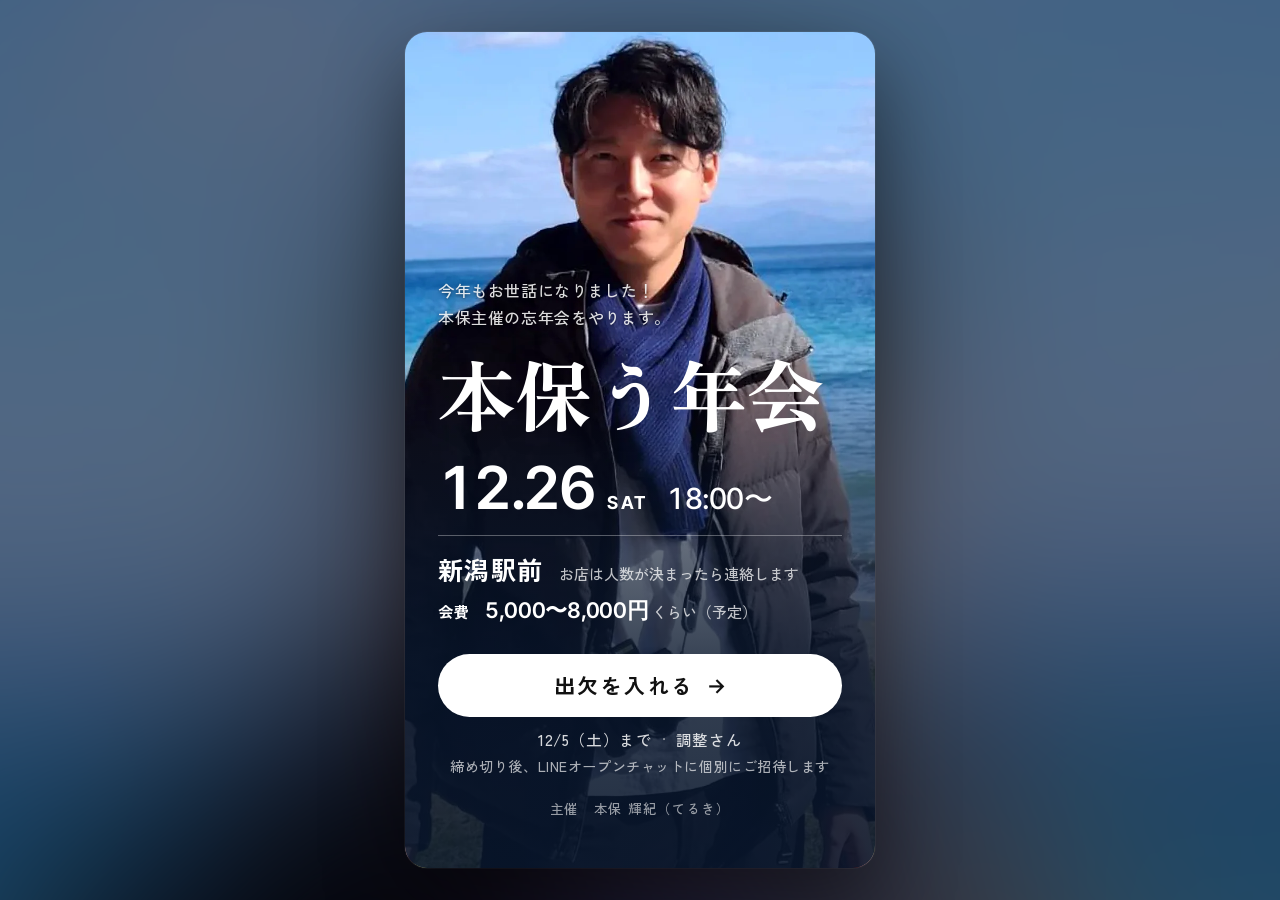
<file: bonenkai-2026/index.html>
<!doctype html>
<html lang="ja">
<head>
<meta charset="utf-8">
<meta name="viewport" content="width=device-width,initial-scale=1,viewport-fit=cover">
<title>本保う年会｜2026年12月26日（土）18:00〜 新潟駅前</title>
<meta name="description" content="今年もお世話になりました！本保主催の忘年会をやります。2026年12月26日（土）18:00〜、新潟駅前。会費は5,000〜8,000円くらい（予定）。出欠は12月5日（土）までに調整さんでお知らせください。">
<meta name="robots" content="noindex,nofollow">
<meta property="og:type" content="website">
<meta property="og:title" content="本保う年会｜12月26日（土）18:00〜 新潟駅前">
<meta property="og:description" content="今年もお世話になりました！本保主催の忘年会をやります。会費は5,000〜8,000円くらい（予定）。出欠は12月5日（土）までに調整さんで。">
<meta property="og:url" content="https://honbo-teruki.github.io/client-previews/bonenkai-2026/">
<meta property="og:image" content="https://honbo-teruki.github.io/client-previews/bonenkai-2026/img/ogp-v6.jpg">
<meta property="og:image:width" content="1200">
<meta property="og:image:height" content="630">
<meta name="twitter:card" content="summary_large_image">
<meta name="twitter:image" content="https://honbo-teruki.github.io/client-previews/bonenkai-2026/img/ogp-v6.jpg">
<meta name="theme-color" content="#08162c">
<link rel="icon" href="img/favicon.ico" sizes="any">
<link rel="icon" type="image/png" href="img/favicon-48.png">
<link rel="apple-touch-icon" href="img/apple-touch-icon.png">
<link rel="preload" as="image" href="img/seaside-portrait.webp">
<link rel="preconnect" href="https://fonts.googleapis.com">
<link rel="preconnect" href="https://fonts.gstatic.com" crossorigin>
<link href="https://fonts.googleapis.com/css2?family=Inter+Tight:wght@500;600;700&family=Zen+Old+Mincho:wght@700;900&family=Zen+Kaku+Gothic+New:wght@500;700&display=swap" rel="stylesheet">
<link rel="stylesheet" href="style.css?v=10">
</head>
<body>
<div class="backdrop" aria-hidden="true"></div>
<main class="story">
  <img class="photo" src="img/seaside-portrait.webp" width="1080" height="1920" alt="本保輝紀">
  <div class="shade" aria-hidden="true"></div>

  <div class="content">
    <p class="memo"><span class="nw">今年もお世話に</span><span class="nw">なりました！</span><br><span class="nw">本保主催の忘年会を</span><span class="nw">やります。</span></p>

    <h1 class="title">本保う年会</h1>

    <p class="when"><span class="date">12.26</span><span class="dow">SAT</span><span class="time">18:00〜</span></p>

    <p class="where"><span class="nw place">新潟駅前</span><span class="nw note">お店は人数が決まったら連絡します</span></p>
    <p class="fee"><span class="nw fee-label">会費</span><span class="nw"><span class="fee-amount">5,000〜8,000円</span>くらい（予定）</span></p>

    <div class="rsvp">
      <a class="btn" href="https://chouseisan.com/s?h=5b93fd0602bd4fe986247aafb72ce0ce" target="_blank" rel="noopener">出欠を入れる<span class="arrow" aria-hidden="true">→</span></a>
      <p class="due"><span class="nw">12/5（土）まで</span><span class="sep" aria-hidden="true">·</span><span class="nw">調整さん</span></p>
      <p class="invite"><span class="nw">締め切り後、</span><span class="nw">LINEオープンチャットに</span><span class="nw">個別にご招待します</span></p>
    </div>

    <p class="host"><span class="nw">主催　本保 輝紀（てるき）</span></p>
  </div>
</main>
</body>
</html>
</file>
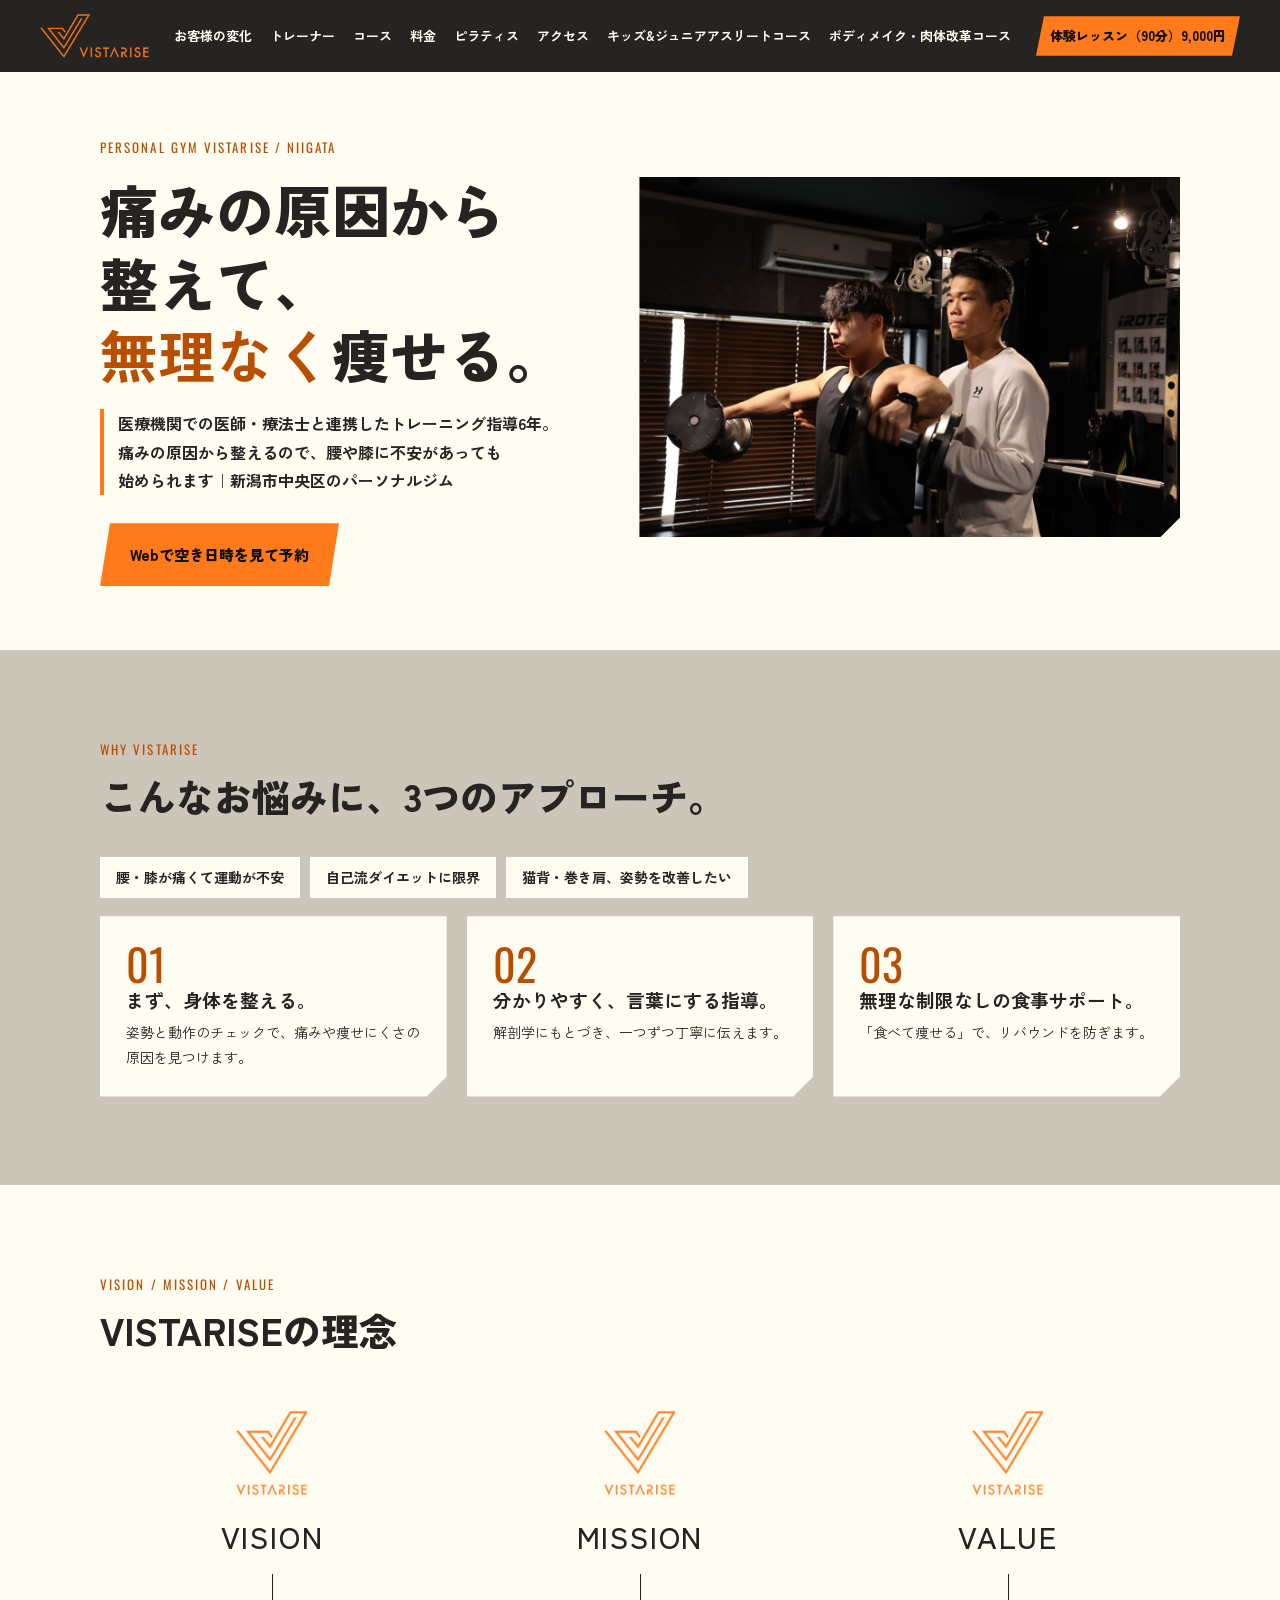
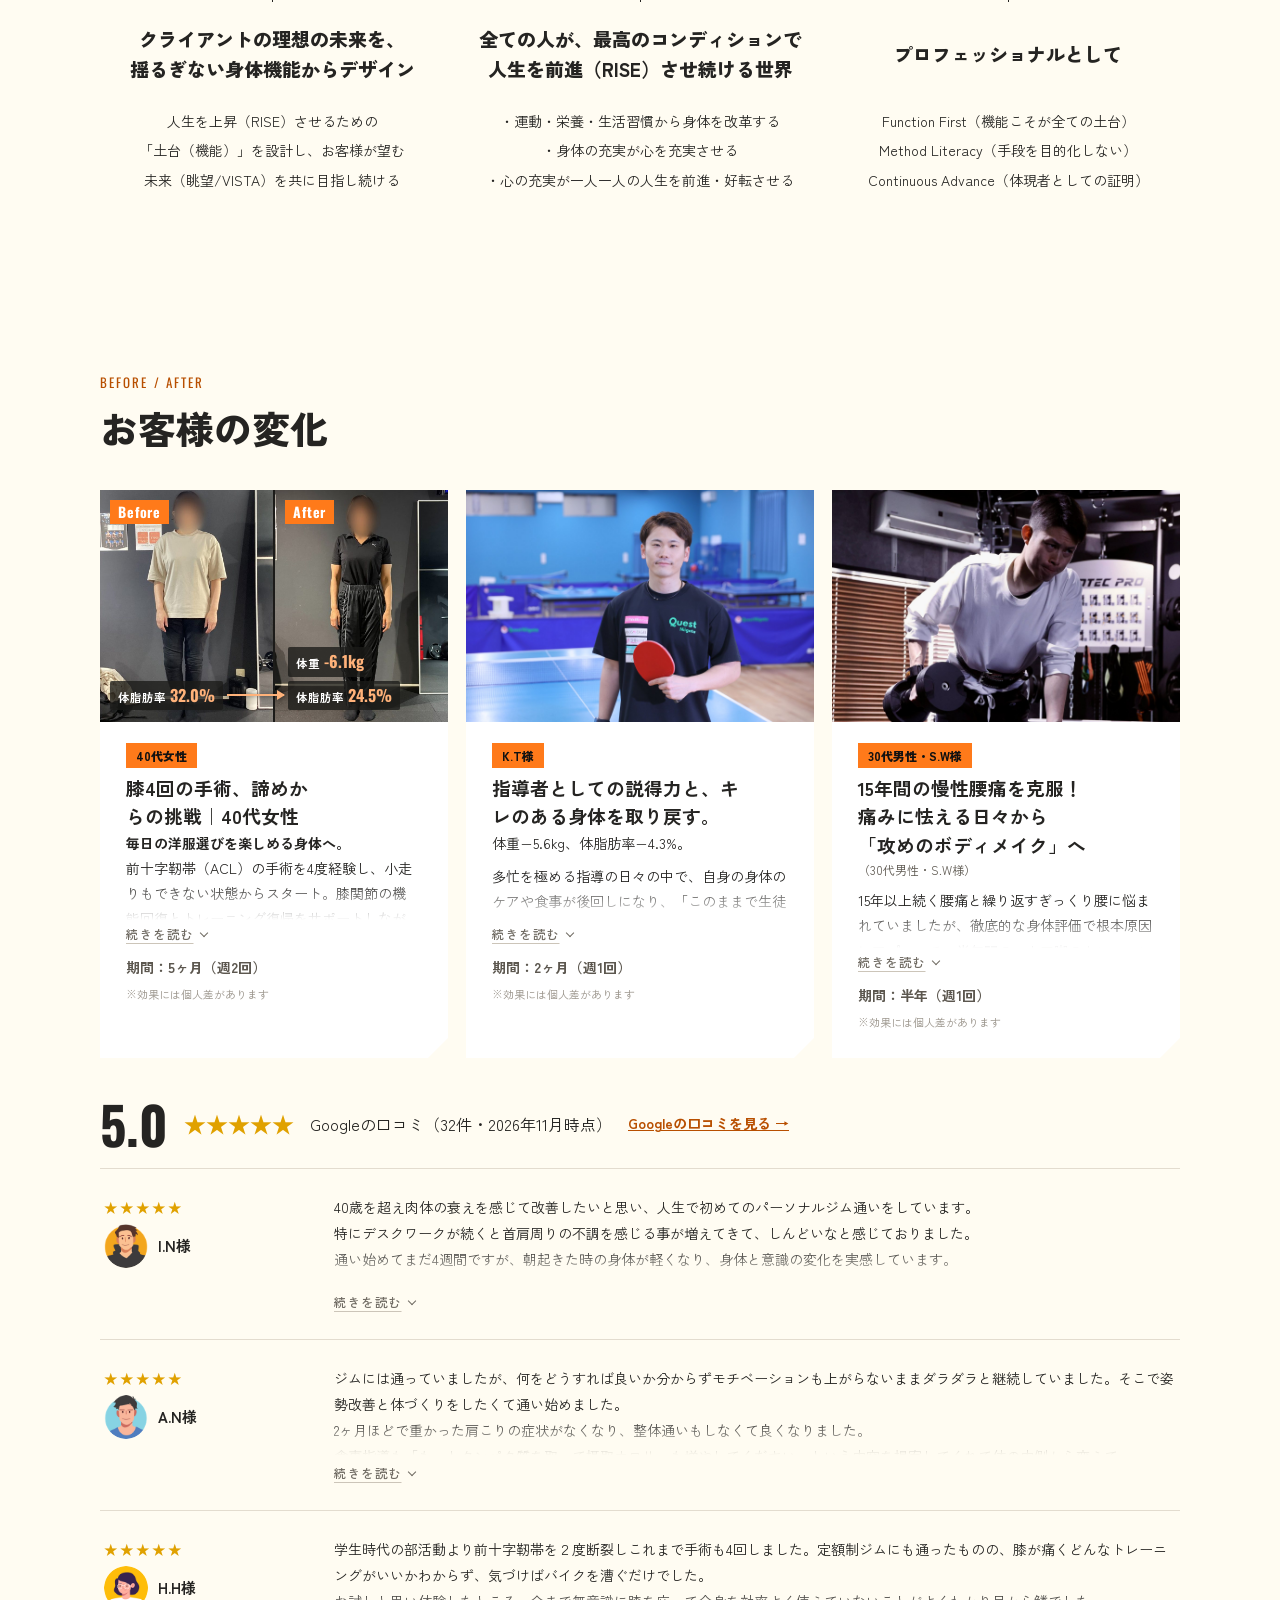
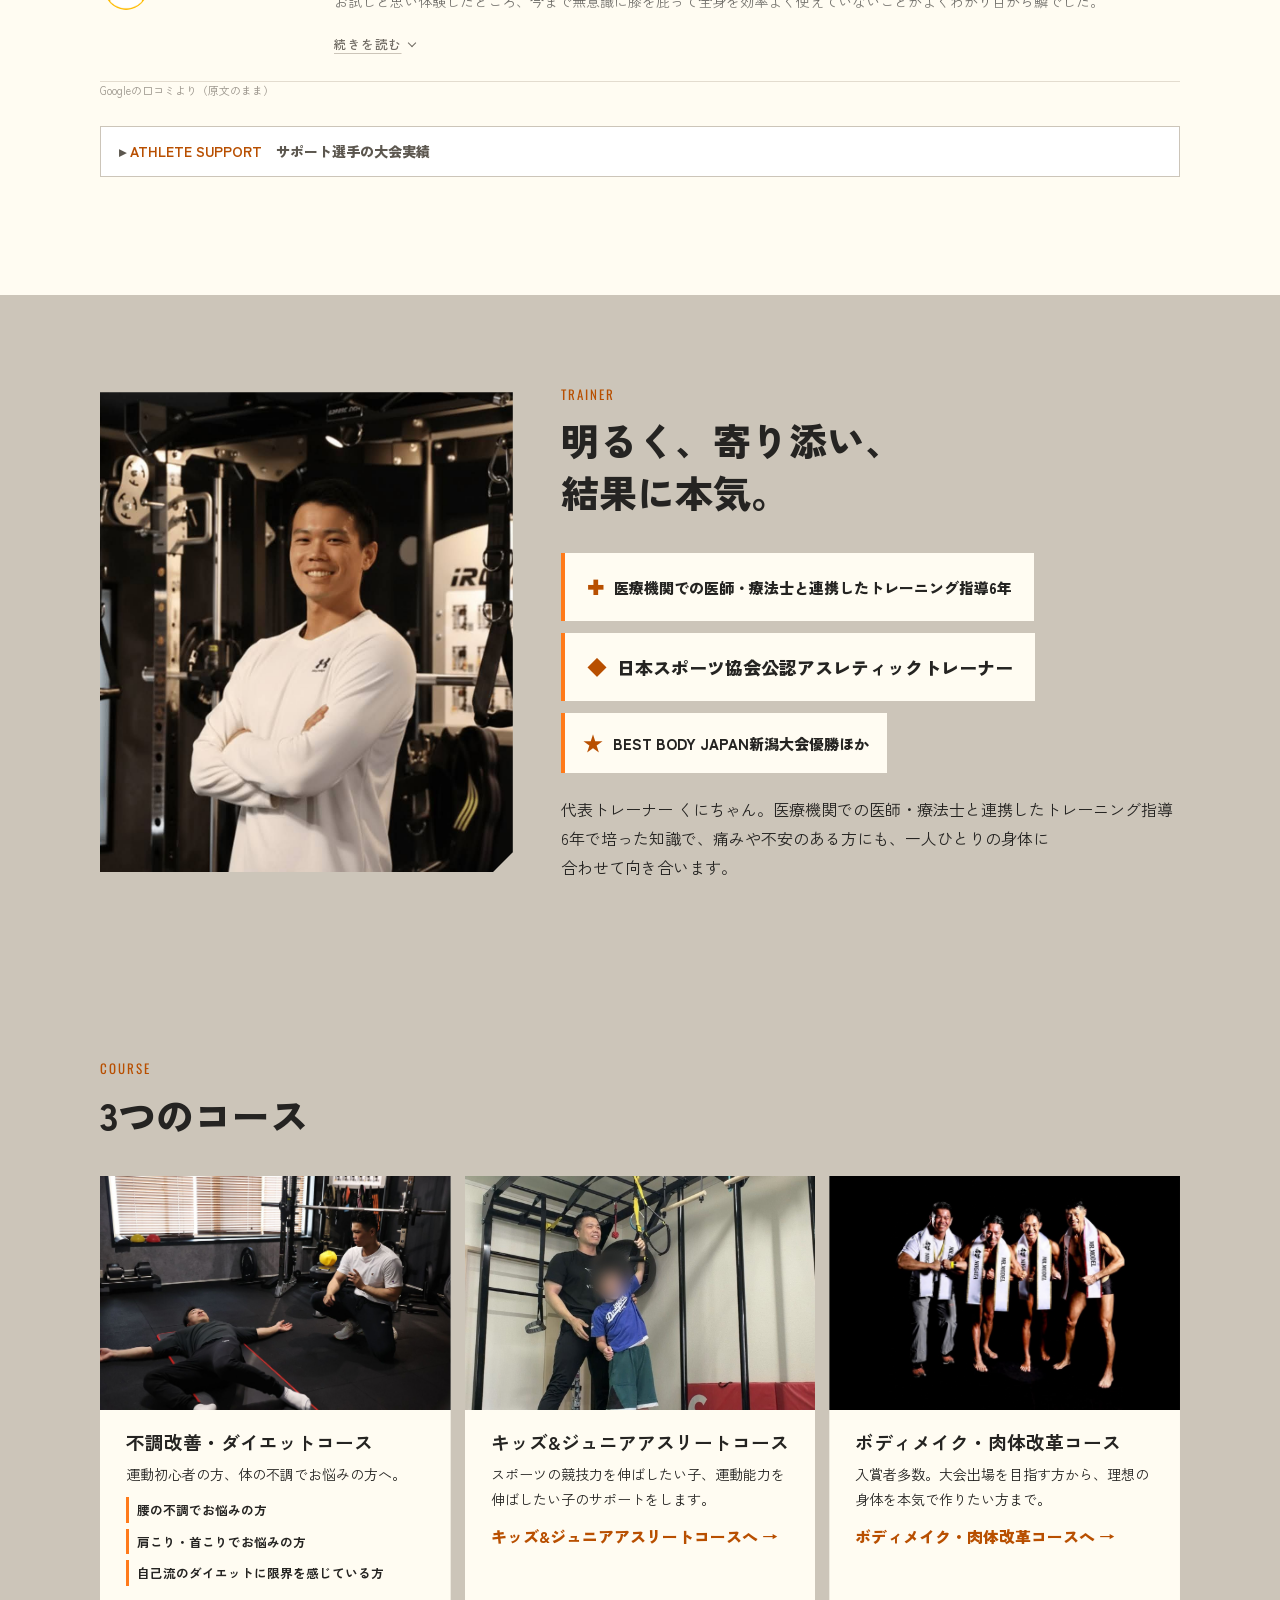
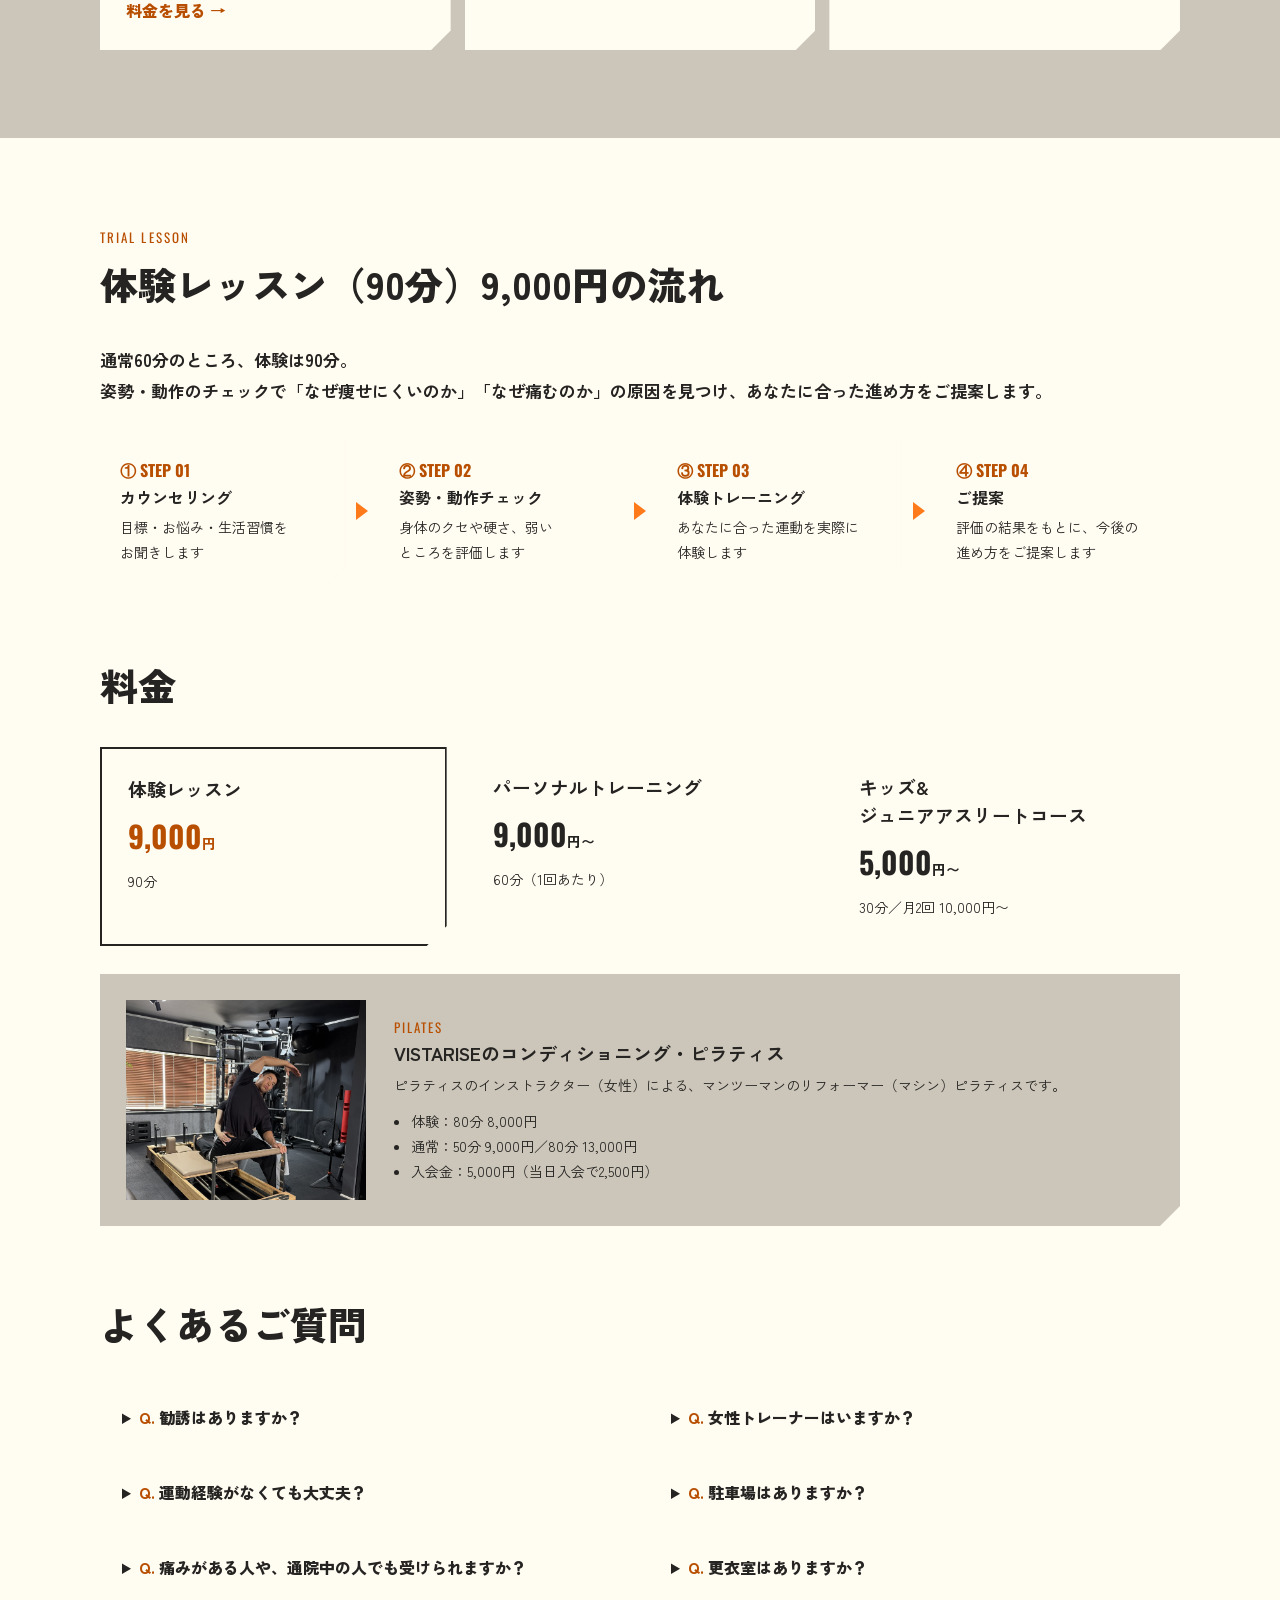
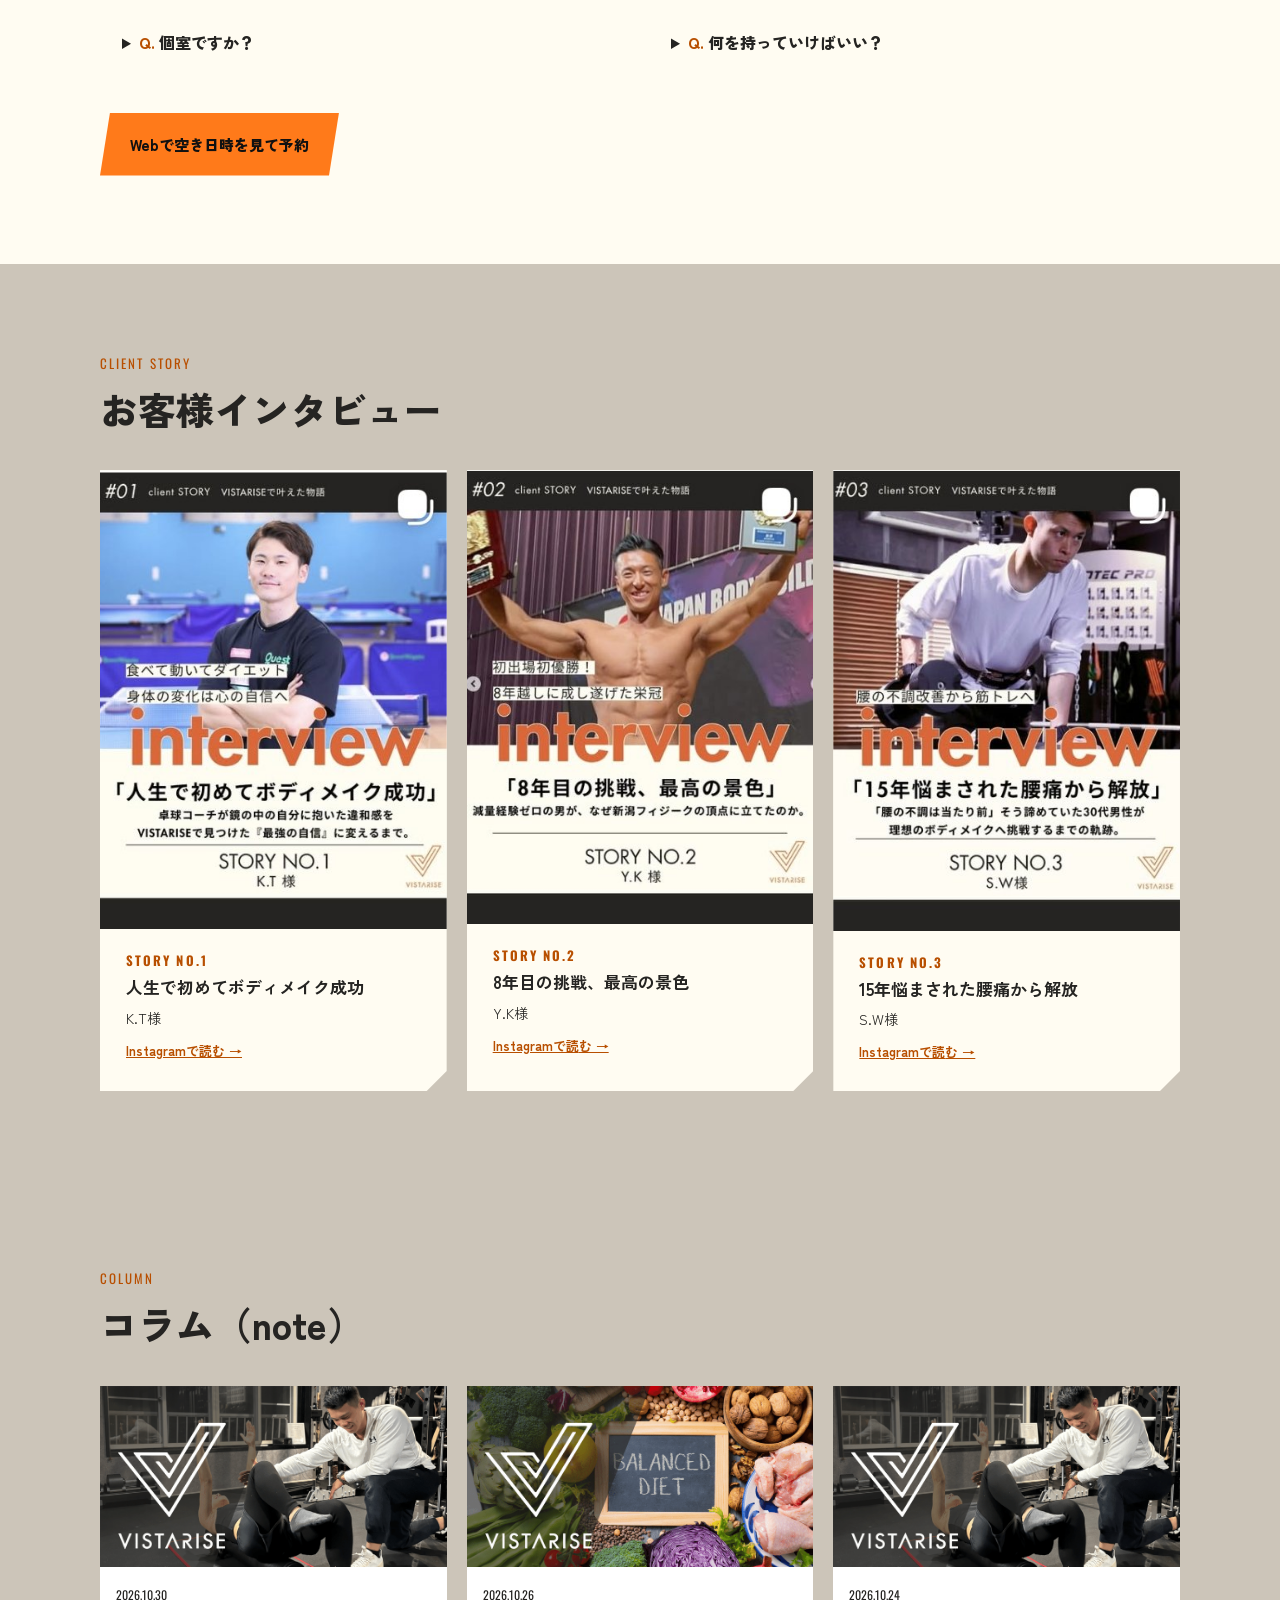
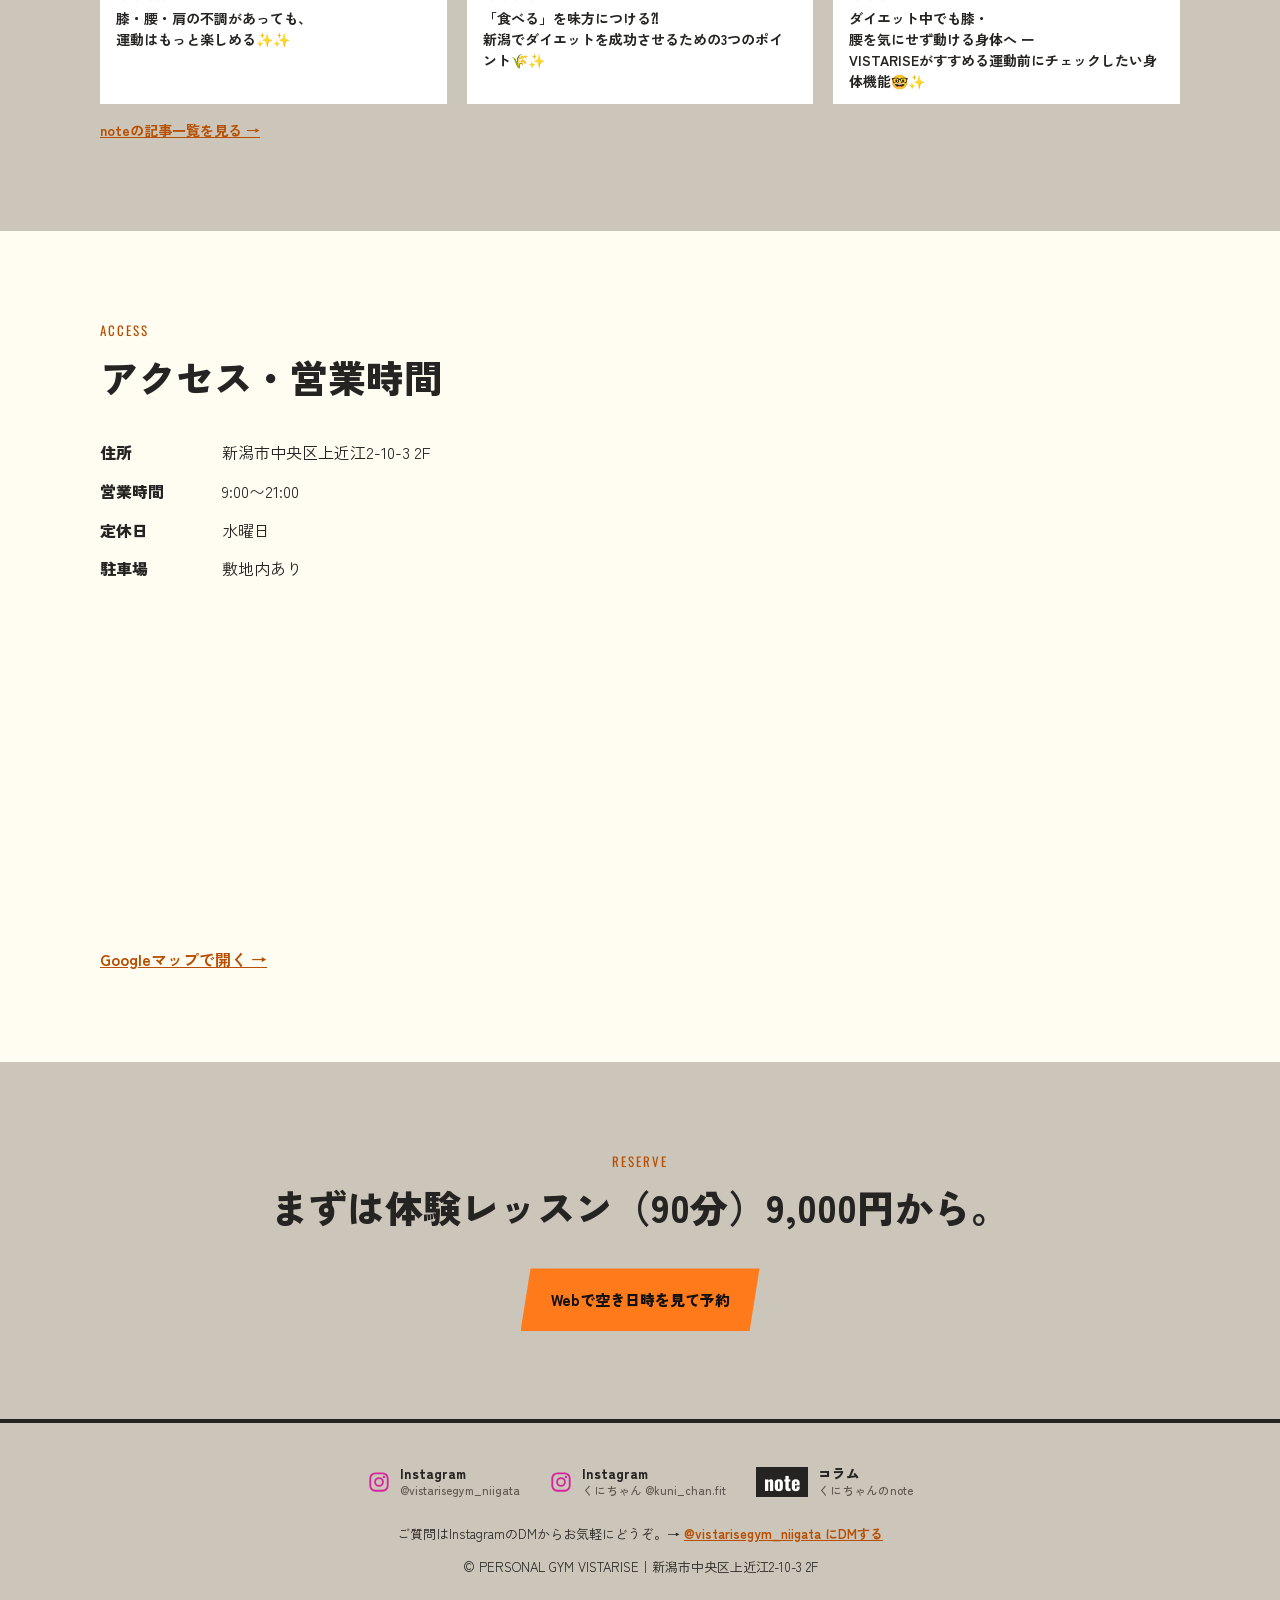
<file: vistarise/index.html>
<!doctype html><html lang="ja"><head><meta charset="utf-8"><meta name="viewport" content="width=device-width,initial-scale=1"><title>新潟市のパーソナルジム VISTARISE｜不調改善・ダイエット</title><meta name="description" content="新潟市中央区のパーソナルジムVISTARISE。医療機関での医師・療法士と連携したトレーニング指導6年のトレーナーが、腰や膝の痛みの原因から整えるダイエット・不調改善。体験レッスン90分9,000円。"><meta name="robots" content="noindex,nofollow"><!-- テストページ用。本番（STUDIO）では入れない --><meta property="og:type" content="website"><meta property="og:site_name" content="VISTARISE"><meta property="og:title" content="新潟市のパーソナルジム VISTARISE｜不調改善・ダイエット"><meta property="og:description" content="新潟市中央区のパーソナルジムVISTARISE。医療機関での医師・療法士と連携したトレーニング指導6年のトレーナーが、腰や膝の痛みの原因から整えるダイエット・不調改善。体験レッスン90分9,000円。"><meta property="og:url" content="https://honbo-teruki.github.io/client-previews/vistarise/"><meta property="og:image" content="https://honbo-teruki.github.io/client-previews/vistarise/img/ogp.jpg"><meta property="og:image:width" content="1200"><meta property="og:image:height" content="630"><meta name="twitter:card" content="summary_large_image"><link rel="icon" href="img/favicon.ico" sizes="any"><link rel="icon" type="image/png" href="img/favicon-48.png"><link rel="apple-touch-icon" href="img/apple-touch-icon.png">
<link href="https://fonts.googleapis.com/css2?family=Zen+Kaku+Gothic+New:wght@500;700;900&family=Oswald:wght@500;700&display=swap" rel="stylesheet"><link rel="stylesheet" href="style.css?v=20261126j"></head><body>
<header><a href="index.html"><img src="img/logo-wide.png" alt="VISTARISE"></a><nav id="gnav" aria-label="メインメニュー"><a href="index.html#change">お客様の変化</a><a href="index.html#trainer">トレーナー</a><a href="index.html#course">コース</a><a href="index.html#price">料金</a><a href="index.html#pilates">ピラティス</a><a href="index.html#access">アクセス</a><a href="kids.html">キッズ&ジュニアアスリートコース</a><a href="bodymake.html">ボディメイク・肉体改革コース</a></nav><div class="hr"><a class="badge" href="index.html#trial">体験レッスン（90分）9,000円</a><button type="button" class="hb" aria-label="メニューを開く" aria-controls="gnav" aria-expanded="false"><i></i><i></i><i></i></button></div></header>
<section style="padding:0"><div class="wrap hero"><div><div class="en">PERSONAL GYM VISTARISE / NIIGATA</div>
<h1><span class="nw">痛みの原因から</span><span class="nw">整えて、</span><br><b>無理なく</b>痩せる。</h1>
<p class="sub">医療機関での医師・療法士と連携したトレーニング指導6年。痛みの原因から整えるので、腰や膝に不安があっても始められます｜新潟市中央区のパーソナルジム</p><div class="btns"><a class="btn" href="https://calendar.google.com/calendar/u/0/appointments/schedules/AcZssZ2UZTPZ3keaYcjivlSsKAIZawz6atsAWFllS9h6P6SBkstXFeXnDx65rXiY0Zh1uTFeupHoDL39" target="_blank" rel="noopener">Webで空き日時を見て予約</a></div></div>
<div class="hero-ph"><div class="ph cut"><img src="img/hero-sideraise.jpg?v=20261125" alt="サイドレイズを後ろから補助するトレーナー" style="object-position:55% 35%"></div></div></div></section>
<section class="st"><div class="wrap"><div class="en">WHY VISTARISE</div><h2>こんなお悩みに、<wbr>3つのアプローチ。</h2>
<div class="worry"><span>腰・膝が痛くて運動が不安</span><span>自己流ダイエットに限界</span><span>猫背・巻き肩、姿勢を改善したい</span></div>
<div class="g3"><div class="card cut"><div class="n">01</div><h3>まず、身体を整える。</h3><p>姿勢と動作のチェックで、痛みや痩せにくさの原因を見つけます。</p></div><div class="card cut"><div class="n">02</div><h3>分かりやすく、<wbr>言葉にする指導。</h3><p>解剖学にもとづき、一つずつ丁寧に伝えます。</p></div><div class="card cut"><div class="n">03</div><h3>無理な制限なしの<wbr>食事サポート。</h3><p>「食べて痩せる」で、リバウンドを防ぎます。</p></div></div></div></section>
<section id="vvm"><div class="wrap"><div class="en">VISION / MISSION / VALUE</div><h2>VISTARISEの理念</h2><div class="vvm3">
<div class="vv"><img class="vv-logo" src="img/logo-square-orange.png?v=20261125" alt="VISTARISE" width="72" height="85"><div class="vv-en">VISION</div><span class="vv-line" aria-hidden="true"></span><h3>クライアントの理想の未来を、<wbr>揺るぎない<wbr>身体機能から<wbr>デザイン</h3><p><span class="nw">人生を上昇（RISE）させるための</span><wbr><span class="nw">「土台（機能）」を設計し、お客様が望む</span><wbr><span class="nw">未来（眺望/VISTA）を共に目指し続ける</span></p></div>
<div class="vv"><img class="vv-logo" src="img/logo-square-orange.png?v=20261125" alt="VISTARISE" width="72" height="85"><div class="vv-en">MISSION</div><span class="vv-line" aria-hidden="true"></span><h3>全ての人が、最高のコンディションで<wbr>人生を前進（RISE）させ続ける世界</h3><ul class="dot"><li>運動・栄養・生活習慣から身体を改革する</li><li>身体の充実が心を充実させる</li><li>心の充実が一人一人の人生を前進・好転させる</li></ul></div>
<div class="vv"><img class="vv-logo" src="img/logo-square-orange.png?v=20261125" alt="VISTARISE" width="72" height="85"><div class="vv-en">VALUE</div><span class="vv-line" aria-hidden="true"></span><h3>プロフェッショナルとして</h3><ul><li><span class="nw">Function First</span><wbr>（機能こそが全ての土台）</li><li><span class="nw">Method Literacy</span><wbr>（手段を目的化しない）</li><li><span class="nw">Continuous Advance</span><wbr>（体現者としての証明）</li></ul></div>
</div></div></section>
<section id="change"><div class="wrap"><div class="en">BEFORE / AFTER</div><h2>お客様の変化</h2><div class="g4 sc case">
<div class="card cut" style="background:#fff"><div class="im ba2"><figure><img src="img/ba-acl-40f-before.jpg" alt="40代女性 ビフォー（白い服）"><span class="lbl">Before</span></figure><figure><img src="img/ba-acl-40f-after.jpg" alt="40代女性 アフター（黒い服）"><span class="lbl">After</span></figure><div class="ba2-row" aria-label="体脂肪率32.0%から、体重 -6.1kg・体脂肪率24.5%に"><div class="ba2-l"><span class="chip">体脂肪率<b>32.0%</b></span><i class="arr" aria-hidden="true"></i></div><div class="ba2-r"><span class="chip">体重<b>-6.1kg</b></span><span class="chip">体脂肪率<b>24.5%</b></span></div></div></div><span class="tag">40代女性</span><h3>膝4回の手術、諦めからの挑戦｜40代女性</h3><p><b>毎日の洋服選びを楽しめる身体へ。</b><br>前十字靭帯（ACL）の手術を4度経験し、小走りもできない状態からスタート。膝関節の機能回復とトレーニング復帰をサポートしながら、食事の質を整えて「食べて痩せる」を実践しました。</p><p>・<span class="ph">膝が良くなり</span><span class="ph">念願の海外旅行に</span><span class="ph">いけるようになった</span><br>・階段の上り下りが軽快に<br>・体重−6.1kg、体脂肪率32.0%→24.5%（筋肉量は維持）</p><p class="meta">期間：5ヶ月（週2回）</p><p class="note">※効果には個人差があります</p></div>
<div class="card cut" style="background:#fff"><div class="im"><img src="img/case-tk-tabletennis.jpg?v=20261125" alt="K.T様 卓球のコーチ" style="object-position:50% 30%"></div><span class="tag">K.T様</span><h3>指導者としての説得力と、キレのある身体を取り戻す。</h3><p>体重−5.6kg、体脂肪率−4.3%。</p><p>多忙を極める指導の日々の中で、自身の身体のケアや食事が後回しになり、「このままで生徒たちの心を動かせるのか」という葛藤を抱えてVISTARISEの門を叩いたK.T様。</p><p>長年の現場で染み付いた身体のクセや偏りを、徹底的なコンディショニングで調整。パフォーマンスの質を取り戻しました。<br>また、深刻な栄養不足を解消するため、多忙なスケジュールでも無理なく続けられる実践的な食事管理を導入。筋肉量を維持したまま、引き締まった理想のボディメイクに成功しました。</p><p>「コーチのようになりたい！」という周囲からの声の変化とともに、指導者に揺るぎない自信が宿りました。身体が変われば、発する言葉が変わり、相手の未来まで変えていく——理想の背中を体現し続けています。</p><p class="meta">期間：2ヶ月（週1回）</p><p class="note">※効果には個人差があります</p></div>
<div class="card cut" style="background:#fff"><div class="im"><img src="img/case-sw-onehandrow.jpg" alt="S.W様 ワンハンドローイング" style="object-position:50% 20%"></div><span class="tag">30代男性・S.W様</span><h3><span class="nw">15年間の</span><span class="nw">慢性腰痛を克服！</span><br><span class="nw">痛みに怯える日々から</span><span class="nw">「攻めのボディメイク」へ</span></h3><p class="who">（30代男性・S.W様）</p><p>15年以上続く腰痛と繰り返すぎっくり腰に悩まれていましたが、徹底的な身体評価で根本原因にアプローチ。半年間の二人三脚のトレーニングを経て、「多忙でも腰が痛まない身体」を手に入れました。現在は痛みの不安から解放され、将来のための筋力アップに意欲的に取り組まれています。</p><p class="meta">期間：半年（週1回）</p><p class="note">※効果には個人差があります</p></div>
</div>
<div class="rv-area"><div class="star star-top"><b>5.0</b><em>★★★★★</em><span>Googleの口コミ（32件・2026年11月時点）</span><a href="https://www.google.com/maps?cid=12492940540374445411" target="_blank" rel="noopener">Googleの口コミを見<span class="nw">る&nbsp;→</span></a></div><div class="g3 sc" id="reviews"><div class="card rv"><em>★★★★★</em><p>40歳を超え肉体の衰えを感じて改善したいと思い、人生で初めてのパーソナルジム通いをしています。<br>特にデスクワークが続くと首肩周りの不調を感じる事が増えてきて、しんどいなと感じておりました。<br>通い始めてまだ4週間ですが、朝起きた時の身体が軽くなり、身体と意識の変化を実感しています。</p><p>最初は丁寧なヒアリングから始まります。</p><p>生活習慣や現在の身体の状態を一緒に整理し、その内容をもとに食事や日々のトレーニング方法を、一人ひとりに合わせて提案してくれます。<br>何よりも、今の状態と合わせて未来の具体的な目標を設定してもらえるので、【現状】→【未来の自分】という理想のイメージを自分自身が明確に描く事ができます。<br>未来の自分を具体的にイメージできることで、日々のトレーニングへのモチベーションも自然と高まります。<br>「これがパーソナルトレーニングに通う価値の一つなのだ」と、通ってみたからこそ実感できます。</p><p>元々ヨガが好きでYouTubeを見ながら自宅でやっていました。<br>今まで何度もやっていたポーズなのに、しっかり指導してもらうとこんなにも特定部位への意識の違いや、効果の高さに本当に驚いています。<br>アスリートの方はもちろんですが、私のように日々の疲労感や身体の不調を根本から改善したいと考えている方には、ぜひ一度体験してみてほしいです。<br>迷っている方は、まずは体験レッスンに参加されてから検討してみてはいかがでしょうか。</p><b class="rv-who"><img class="rv-av" src="img/rv-av-1.png" alt="" width="44" height="44">I.N様</b></div><div class="card rv"><em>★★★★★</em><p>ジムには通っていましたが、何をどうすれば良いか分からずモチベーションも上がらないままダラダラと継続していました。そこで姿勢改善と体づくりをしたくて通い始めました。<br>2ヶ月ほどで重かった肩こりの症状がなくなり、整体通いもしなくて良くなりました。<br>食事指導も「もっとタンパク質を取って摂取カロリーも増やしてください」という内容を提案してくれて体の内側から変えてくれます。<br>トレーニングもパフォーマンスアップに必要なトレーニング多岐にわたり教えてくれます。<br>正しいフォームで低負荷のトレーニングを丁寧に行う癖がついてきました。今では高いモチベーションでのジム通いが習慣化しています。<br>くにちゃんの卓越した理論と励ましのおかげです。オススメのジムです。</p><b class="rv-who"><img class="rv-av" src="img/rv-av-2.png" alt="" width="44" height="44">A.N様</b></div><div class="card rv"><em>★★★★★</em><p>学生時代の部活動より前十字靭帯を２度断裂しこれまで手術も4回しました。定額制ジムにも通ったものの、膝が痛くどんなトレーニングがいいかわからず、気づけばバイクを漕ぐだけでした。<br>お試しと思い体験したところ、今まで無意識に膝を庇って全身を効率よく使えていないことがよくわかり目から鱗でした。</p><p>その日で入会しトレーニングを重ねることで、身体が動けることを実感しています。特に怪我をしてから、痛すぎて力の入らなかった膝でしたが、掴まりながらも片足立ちスクワットができた時には感動しました。まだ1ヶ月ほどですが、身体の動きが変わっていくことが楽しみでなりません。正直、VISTARISE 藤田さんに出会うまでは、自分の身体に諦めていました。勇気を出して伺うことができて本当によかったです。<br>これからもよろしくお願いします！</p><b class="rv-who"><img class="rv-av" src="img/rv-av-3.png" alt="" width="44" height="44">H.H様</b></div></div><p class="note">Googleの口コミより（原文のまま）</p>
<div class="hid ath-mv"><details><summary>▸ <b>ATHLETE SUPPORT</b>　サポート選手の大会実績</summary><ul class="al" style="margin-top:10px"><li>MODEL JAPAN 新潟大会 2025 ミドルクラス グランプリ<br>MODEL JAPAN 首都圏大会 2025 ミドルクラス グランプリ<br>MODEL JAPAN 日本大会 2025 ミドルクラス TOP10<br>2026年BEST BODY JAPAN関東大会 モデルジャパン部門グランプリ<br>2026年 BEST BODY JAPAN新潟大会 モデルジャパン部門グランプリ(二連覇)<br>2026年 BEST BODY JAPAN神奈川・横浜大会 モデルジャパン部門グランプリ<br>2026年 BEST BODY JAPAN J1グランプリ モデルジャパン部門3位<span>吉田選手 <a href="https://www.instagram.com/taichi_fit213/" target="_blank">@taichi_fit213</a></span></li><li>2025 JBBF新潟選手権 初出場でクラス別優勝・オーバーオール優勝<br>2026 JBBF北陸甲信越 -172cm級 準優勝<br>2025 JBBFオールジャパン-172cm級出場<span>神田選手 <a href="https://www.instagram.com/u_no_workoutlife/" target="_blank">@u_no_workoutlife</a></span></li><li>2026 JBBF新潟・北陸甲信越 メンズフィジーク180cm超級 2日連続3位<span>中島選手 <a href="https://www.instagram.com/nakaji_s2k/" target="_blank">@nakaji_s2k</a></span></li><li>JBBF新潟選手権2025 men's physique -180cm 4位<br>JBBF新潟選手権2026 men's physique -180cm 3位<span>高橋選手 <a href="https://www.instagram.com/yuuki0624fitness/" target="_blank">@yuuki0624fitness</a></span></li><li>MODEL JAPAN 新潟大会 2025 マスターズクラス3位<br>MODEL JAPAN 新潟大会 2026 マスターズクラス3位<br>MODEL JAPAN 東北大会 2026 マスターズクラス3位<span>稲田選手 <a href="https://www.instagram.com/inakkoo/" target="_blank">@inakkoo</a></span></li><li>BEST BODY JAPAN 新潟大会 2024 マスターズクラス4位<br>BEST BODY JAPAN 福島大会 2024 マスターズクラス5位<br>MODEL JAPAN 東北大会 2025 マスターズクラス4位<br>MODEL JAPAN 新潟大会 2026 マスターズクラス優勝<span>藤井選手</span></li><li>BEST BODY JAPAN 新潟大会 2023 フレッシャーズクラス 優勝<br>JBBF新潟選手権2024 men's physique -168cm 優勝<br>JBBF ALL JAPAN2024 men's physique -168cm 出場<br>JBBF新潟選手権2025 men's physique -168cm 準優勝<br>JBBF新潟選手権2026 men's physique -168cm 準優勝<span>村井選手 <a href="https://www.instagram.com/murai0801/" target="_blank">@murai0801</a></span></li></ul><p style="margin-top:12px"><a href="bodymake.html" style="color:var(--gd);font-weight:700">詳しくはボディメイク・肉体改革コース<span class="nw">へ&nbsp;→</span></a></p></details></div>
</div></div></section>
<section class="dk" id="trainer"><div class="wrap tr"><div class="ph cut"><img src="img/trainer-kuni-portrait.jpg" alt="トレーナー くにちゃん" style="object-position:50% 30%"></div><div><div class="en">TRAINER</div><h2>明るく、寄り添い、<br>結果に本気。</h2>
<div class="bdg"><span class="big long"><i>✚</i>医療機関での医師・療法士と連携したトレーニング指導6年</span><span class="big"><i>◆</i>日本スポーツ協会公認<wbr>アスレティックトレーナー</span><span><i>★</i>BEST BODY JAPAN新潟大会優勝ほか</span></div>
<p>代表トレーナー くにちゃん。医療機関での医師・療法士と連携したトレーニング指導6年で培った知識で、痛みや不安のある方にも、一人ひとりの身体に合わせて向き合います。</p></div></div></section>
<section class="st" id="course"><div class="wrap"><div class="en">COURSE</div><h2>3つのコース</h2><div class="g3 course">
<a class="card cut" href="#price"><div class="im"><img src="img/course-condition-stretch.jpg" alt="ストレッチ指導"></div><h3>不調改善・ダイエットコース</h3><p>運動初心者の方、体の不調でお悩みの方へ。</p><ul class="eg"><li>腰の不調でお悩みの方</li><li>肩こり・首こりでお悩みの方</li><li>自己流のダイエットに限界を感じている方</li></ul><span class="go">料金を見<span class="nw">る&nbsp;→</span></span></a>
<a class="card cut" href="kids.html"><div class="im"><img src="img/kids-rings-trainer-blur.jpg" alt="キッズ トレーナーの補助でぶら下がるトレーニング" style="object-position:50% 45%"></div><h3>キッズ&ジュニアアスリートコース</h3><p>スポーツの競技力を伸ばしたい子、運動能力を伸ばしたい子のサポートをします。</p><span class="go">キッズ&ジュニア<wbr><span class="nw">アスリートコースへ&nbsp;→</span></span></a>
<a class="card cut" href="bodymake.html"><div class="im"><img src="img/course-bodymake-team-wide.jpg" alt="ボディメイク MR.MODEL NIIGATA" style="object-position:50% 50%"></div><h3>ボディメイク・肉体改革コース</h3><p>入賞者多数。大会出場を目指す方から、理想の身体を本気で作りたい<span class="nw">方まで。</span></p><span class="go">ボディメイク・肉体改革コース<span class="nw">へ&nbsp;→</span></span></a></div></div></section>
<section id="trial"><div class="wrap"><div class="en">TRIAL LESSON</div><h2>体験レッスン（90分）<wbr>9,000円の流れ</h2>
<p class="lead">通常60分のところ、体験は90分。<br>姿勢・動作のチェックで「なぜ痩せにくいのか」「なぜ痛むのか」の原因を見つけ、あなたに合った進め方をご提案します。</p>
<div class="g4 flow"><div class="card cut st"><b>① STEP 01</b><h3>カウンセリング</h3><p>目標・お悩み・生活習慣をお聞きします</p></div><span class="fa" aria-hidden="true"></span><div class="card cut st"><b>② STEP 02</b><h3>姿勢・動作チェック</h3><p>身体のクセや硬さ、弱いところを評価します</p></div><span class="fa" aria-hidden="true"></span><div class="card cut st"><b>③ STEP 03</b><h3>体験トレーニング</h3><p>あなたに合った運動を実際に体験します</p></div><span class="fa" aria-hidden="true"></span><div class="card cut st"><b>④ STEP 04</b><h3>ご提案</h3><p>評価の結果をもとに、今後の進め方をご提案します</p></div></div>
<h2 id="price" style="margin-top:72px">料金</h2><div class="g3 sc"><div class="card cut hot"><h3>体験レッスン</h3><div class="price">9,000<small>円</small></div><p>90分</p></div><div class="card cut st"><h3>パーソナルトレーニング</h3><div class="price">9,000<small>円〜</small></div><p>60分（1回あたり）</p></div><div class="card cut st"><h3>キッズ&ジュニアアスリートコース</h3><div class="price">5,000<small>円〜</small></div><p>30分／月2回 10,000円〜</p></div></div>
<div id="pilates" class="card cut pl" style="background:var(--st);margin-top:28px"><div style="height:200px"><img src="img/pilates-studio.jpg?v=20261126" alt="ピラティススタジオ" style="object-position:50% 30%"></div><div><div class="en">PILATES</div><h3>VISTARISEのコンディショニング・ピラティス</h3><p>ピラティスのインストラクター（女性）による、マンツーマンのリフォーマー（マシン）ピラティスです。</p><ul><li>体験：80分 8,000円</li><li>通常：50分 9,000円／80分 13,000円</li><li>入会金：5,000円（当日入会で2,500円）</li></ul></div></div>
<h2 style="margin-top:72px">よくあるご質問</h2><div class="faq g2"><div><details><summary>勧誘はありますか？</summary><p>しつこい勧誘は一切ありません。体験レッスンの最後に、お身体の評価結果をもとに今後の進め方をご提案しますが、その場で決めていただく必要はありません。ご自宅でゆっくり検討してから、ご連絡いただければ大丈夫です。</p></details><details><summary>運動経験がなくても大丈夫？</summary><p>まったく問題ありません。通っている方の多くが、運動初心者や久しぶりに運動を始める方です。最初に姿勢や身体の動きをチェックし、今の体力やお身体の状態に合わせたメニューから始めるので、無理なく続けられます。</p></details><details><summary>痛みがある人や、通院中の人でも受けられますか？</summary><p>はい、受けていただけます。トレーナーは医療機関での医師・療法士と連携したトレーニング指導6年の中で、痛みや不調を抱える方の身体と向き合ってきました。体験レッスンでは、まず痛みの出る動きや原因をていねいに確認し、お身体に負担のかからない内容から始めます。<br>なお、通院中の方や手術後の方は、主治医の先生に運動をしてよいかご確認のうえでお越しください。症状によっては、医療機関の受診をおすすめする場合もあります。</p></details><details><summary>個室ですか？</summary><p>はい、完全個室です。他の利用者の目を気にすることなく、マンツーマンでトレーニングに集中していただけます。「ジムの雰囲気が苦手」「人前で運動するのは恥ずかしい」という方も安心してお越しください。</p></details></div><div><details><summary>女性トレーナーはいますか？</summary><p>パーソナルトレーニングは男性トレーナー（代表）が担当しております。ピラティスは女性インストラクターが担当しておりますので、女性の指導を希望される方はピラティスもご検討ください。完全個室で、ご不安な点は事前にInstagramのDMからご相談いただけます。</p></details><details><summary>駐車場はありますか？</summary><p>ジムの敷地内に無料駐車場がございます。お車でもお気軽にお越しください。</p></details><details><summary>更衣室はありますか？</summary><p>はい、更衣室がございます。お仕事帰りや学校帰りでも、着替えてからトレーニングを始めて<span class="nw">いただけます。</span></p></details><details><summary>何を持っていけばいい？</summary><p>動きやすい服装、室内用の運動靴、飲み物、タオルをお持ちください。更衣室もございますので、お仕事帰りなどにお着替えいただくことも<span class="nw">可能です。</span></p></details></div></div>
<div class="btns"><a class="btn" href="https://calendar.google.com/calendar/u/0/appointments/schedules/AcZssZ2UZTPZ3keaYcjivlSsKAIZawz6atsAWFllS9h6P6SBkstXFeXnDx65rXiY0Zh1uTFeupHoDL39" target="_blank" rel="noopener">Webで空き日時を見て予約</a></div></div></section>
<section class="st"><div class="wrap"><div class="en">CLIENT STORY</div><h2>お客様インタビュー</h2><div class="g3 sc story">
<div class="card cut"><div class="im ig"><blockquote class="instagram-media" data-instgrm-permalink="https://www.instagram.com/p/DWTsiPekf0q/" data-instgrm-version="14"><a href="https://www.instagram.com/p/DWTsiPekf0q/" target="_blank" rel="noopener"><img src="img/s1.jpg" alt="STORY NO.1 K.T様 インタビュー"></a></blockquote></div><b class="en">STORY NO.1</b><h3>人生で初めて<span class="ph">ボディメイク成功</span></h3><p>K.T様</p><a class="go" href="https://www.instagram.com/p/DWTsiPekf0q/" target="_blank" rel="noopener">Instagramで読<span class="nw">む&nbsp;→</span></a></div>
<div class="card cut"><div class="im ig"><blockquote class="instagram-media" data-instgrm-permalink="https://www.instagram.com/p/DWVzXV2ETeR/" data-instgrm-version="14"><a href="https://www.instagram.com/p/DWVzXV2ETeR/" target="_blank" rel="noopener"><img src="img/s2.jpg" alt="STORY NO.2 Y.K様 インタビュー"></a></blockquote></div><b class="en">STORY NO.2</b><h3>8年目の挑戦、最高の景色</h3><p>Y.K様</p><a class="go" href="https://www.instagram.com/p/DWVzXV2ETeR/" target="_blank" rel="noopener">Instagramで読<span class="nw">む&nbsp;→</span></a></div>
<div class="card cut"><div class="im ig"><blockquote class="instagram-media" data-instgrm-permalink="https://www.instagram.com/p/DXO05CHkVWK/" data-instgrm-version="14"><a href="https://www.instagram.com/p/DXO05CHkVWK/" target="_blank" rel="noopener"><img src="img/s3.jpg" alt="STORY NO.3 S.W様 インタビュー"></a></blockquote></div><b class="en">STORY NO.3</b><h3>15年悩まされた腰痛から解放</h3><p>S.W様</p><a class="go" href="https://www.instagram.com/p/DXO05CHkVWK/" target="_blank" rel="noopener">Instagramで読<span class="nw">む&nbsp;→</span></a></div></div></div></section>
<section class="st"><div class="wrap"><div class="en">COLUMN</div><h2>コラム（note）</h2><div class="g3 sc note-s"><a href="https://note.com/kuni_chanfit1125/n/ne103672a612d" target="_blank"><img src="img/note1.png" alt=""><div><time>2026.10.30</time><h3>膝・腰・肩の不調があっても、運動はもっと楽しめる✨✨</h3></div></a><a href="https://note.com/kuni_chanfit1125/n/nbc5e97015b2b" target="_blank"><img src="img/note2.png" alt=""><div><time>2026.10.26</time><h3>「食べる」を味方につける⁈新潟でダイエットを成功させるための3つのポイント🌾✨</h3></div></a><a href="https://note.com/kuni_chanfit1125/n/n28cbedc9c264" target="_blank"><img src="img/note3.png" alt=""><div><time>2026.10.24</time><h3>ダイエット中でも膝・腰を気にせず動ける身体へ&nbsp;ー VISTARISEがすすめる運動前にチェックしたい身体機能🤓✨</h3></div></a></div><p class="more"><a href="https://note.com/kuni_chanfit1125" target="_blank" rel="noopener">noteの記事一覧を見<span class="nw">る&nbsp;→</span></a></p></div></section>
<section id="access"><div class="wrap"><div class="en">ACCESS</div><h2>アクセス・営業時間</h2><dl><dt>住所</dt><dd>新潟市中央区上近江2-10-3 2F</dd><dt>営業時間</dt><dd>9:00〜21:00</dd><dt>定休日</dt><dd>水曜日</dd><dt>駐車場</dt><dd>敷地内あり</dd></dl><iframe loading="lazy" referrerpolicy="no-referrer-when-downgrade" allowfullscreen src="https://www.google.com/maps/embed?pb=!1m18!1m12!1m3!1d1492.9854305155588!2d139.03638005948875!3d37.89923570196474!2m3!1f0!2f0!3f0!3m2!1i1024!2i768!4f13.1!3m3!1m2!1s0x5ff4c96afd314eab%3A0xad5fd73b25186d63!2z44OR44O844K944OK44Or44K444OgIFZJU1RBUklTRe-8iOODk-OCueOCv-ODqeOCpOOCuu-8ieWLleS9nOaUueWWhOODu-ODnOODh-OCo-ODoeOCpOOCrw!5e0!3m2!1sja!2sjp!4v1793496331278!5m2!1sja!2sjp"></iframe><p style="margin-top:10px"><a href="https://maps.app.goo.gl/F1NhX1iqSLMzSttx8" target="_blank" rel="noopener" style="color:var(--gd);font-weight:700">Googleマップで開<span class="nw">く&nbsp;→</span></a></p></div></section>
<section class="dk cta"><div class="wrap"><div class="en">RESERVE</div><h2>まずは体験レッスン（90分）<wbr>9,000円から。</h2><div class="btns"><a class="btn" href="https://calendar.google.com/calendar/u/0/appointments/schedules/AcZssZ2UZTPZ3keaYcjivlSsKAIZawz6atsAWFllS9h6P6SBkstXFeXnDx65rXiY0Zh1uTFeupHoDL39" target="_blank" rel="noopener">Webで空き日時を見て予約</a></div></div></section>
<footer><div class="fsns"><a class="fig" href="https://www.instagram.com/vistarisegym_niigata/" target="_blank" rel="noopener"><svg class="igi" viewBox="0 0 24 24" width="22" height="22" aria-hidden="true"><rect x="2.5" y="2.5" width="19" height="19" rx="5.5" fill="none" stroke="currentColor" stroke-width="2"/><circle cx="12" cy="12" r="4.3" fill="none" stroke="currentColor" stroke-width="2"/><circle cx="17.4" cy="6.6" r="1.3" fill="currentColor"/></svg><span>Instagram<small>@vistarisegym_niigata</small></span></a><a class="fig" href="https://www.instagram.com/kuni_chan.fit/" target="_blank" rel="noopener"><svg class="igi" viewBox="0 0 24 24" width="22" height="22" aria-hidden="true"><rect x="2.5" y="2.5" width="19" height="19" rx="5.5" fill="none" stroke="currentColor" stroke-width="2"/><circle cx="12" cy="12" r="4.3" fill="none" stroke="currentColor" stroke-width="2"/><circle cx="17.4" cy="6.6" r="1.3" fill="currentColor"/></svg><span>Instagram<small>くにちゃん @kuni_chan.fit</small></span></a><a class="fnote" href="https://note.com/kuni_chanfit1125" target="_blank" rel="noopener"><b>note</b><span>コラム<small>くにちゃんのnote</small></span></a></div><p>ご質問はInstagramのDMからお気軽にどうぞ。→ <a href="https://ig.me/m/vistarisegym_niigata" target="_blank">@vistarisegym_niigata にDMする</a></p><p style="margin-top:10px">© PERSONAL GYM VISTARISE｜新潟市中央区上近江2-10-3 2F</p></footer>
<a class="spbar" href="https://calendar.google.com/calendar/u/0/appointments/schedules/AcZssZ2UZTPZ3keaYcjivlSsKAIZawz6atsAWFllS9h6P6SBkstXFeXnDx65rXiY0Zh1uTFeupHoDL39" target="_blank" rel="noopener">Webで空き日時を見て予約</a><script async src="https://www.instagram.com/embed.js"></script><script src="sp.js?v=20261126h"></script><script src="lb.js"></script></body></html>
</file>
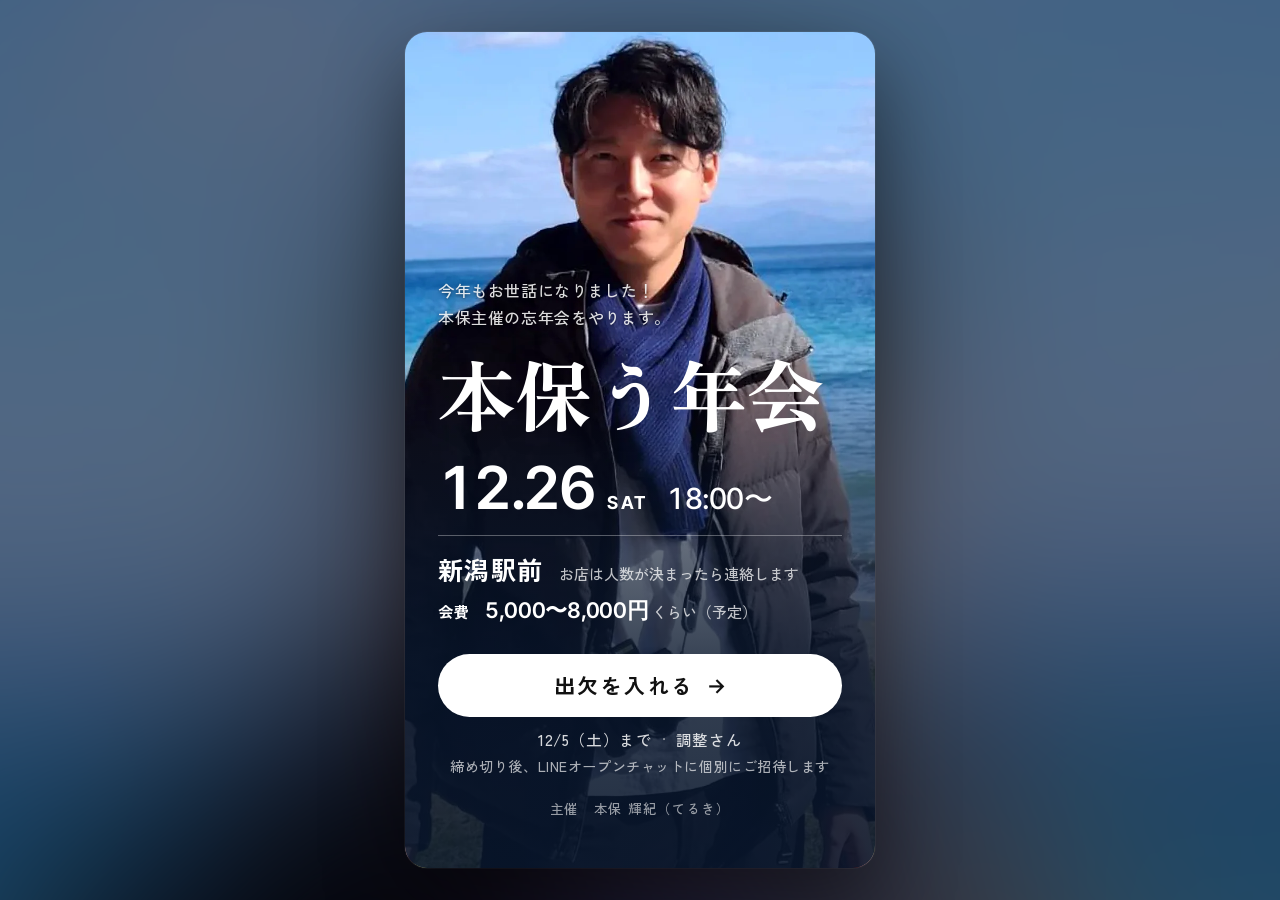
<file: bonenkai-2026/line/index.html>
<!doctype html>
<html lang="ja">
<head>
<meta charset="utf-8">
<meta name="viewport" content="width=device-width,initial-scale=1">
<title>本保う年会｜2026年12月26日（土）18:00〜 新潟駅前</title>
<meta name="robots" content="noindex,nofollow">
<meta property="og:type" content="website">
<meta property="og:title" content="本保う年会｜12月26日（土）18:00〜 新潟駅前">
<meta property="og:description" content="今年もお世話になりました！本保主催の忘年会をやります。会費は5,000〜8,000円くらい（予定）。出欠は12月5日（土）までに調整さんで。">
<meta property="og:url" content="https://honbo-teruki.github.io/client-previews/bonenkai-2026/line/">
<meta property="og:image" content="https://honbo-teruki.github.io/client-previews/bonenkai-2026/img/ogp-v6.jpg">
<meta property="og:image:width" content="1200">
<meta property="og:image:height" content="630">
<meta name="twitter:card" content="summary_large_image">
<meta name="twitter:image" content="https://honbo-teruki.github.io/client-previews/bonenkai-2026/img/ogp-v6.jpg">
<meta name="theme-color" content="#08162c">
<link rel="icon" href="../img/favicon.ico" sizes="any">
<link rel="canonical" href="https://honbo-teruki.github.io/client-previews/bonenkai-2026/">
<meta http-equiv="refresh" content="0;url=../">
<script>location.replace("../"+location.hash)</script>
<style>html,body{margin:0;height:100%;background:#08162c}</style>
</head>
<body></body>
</html>
</file>
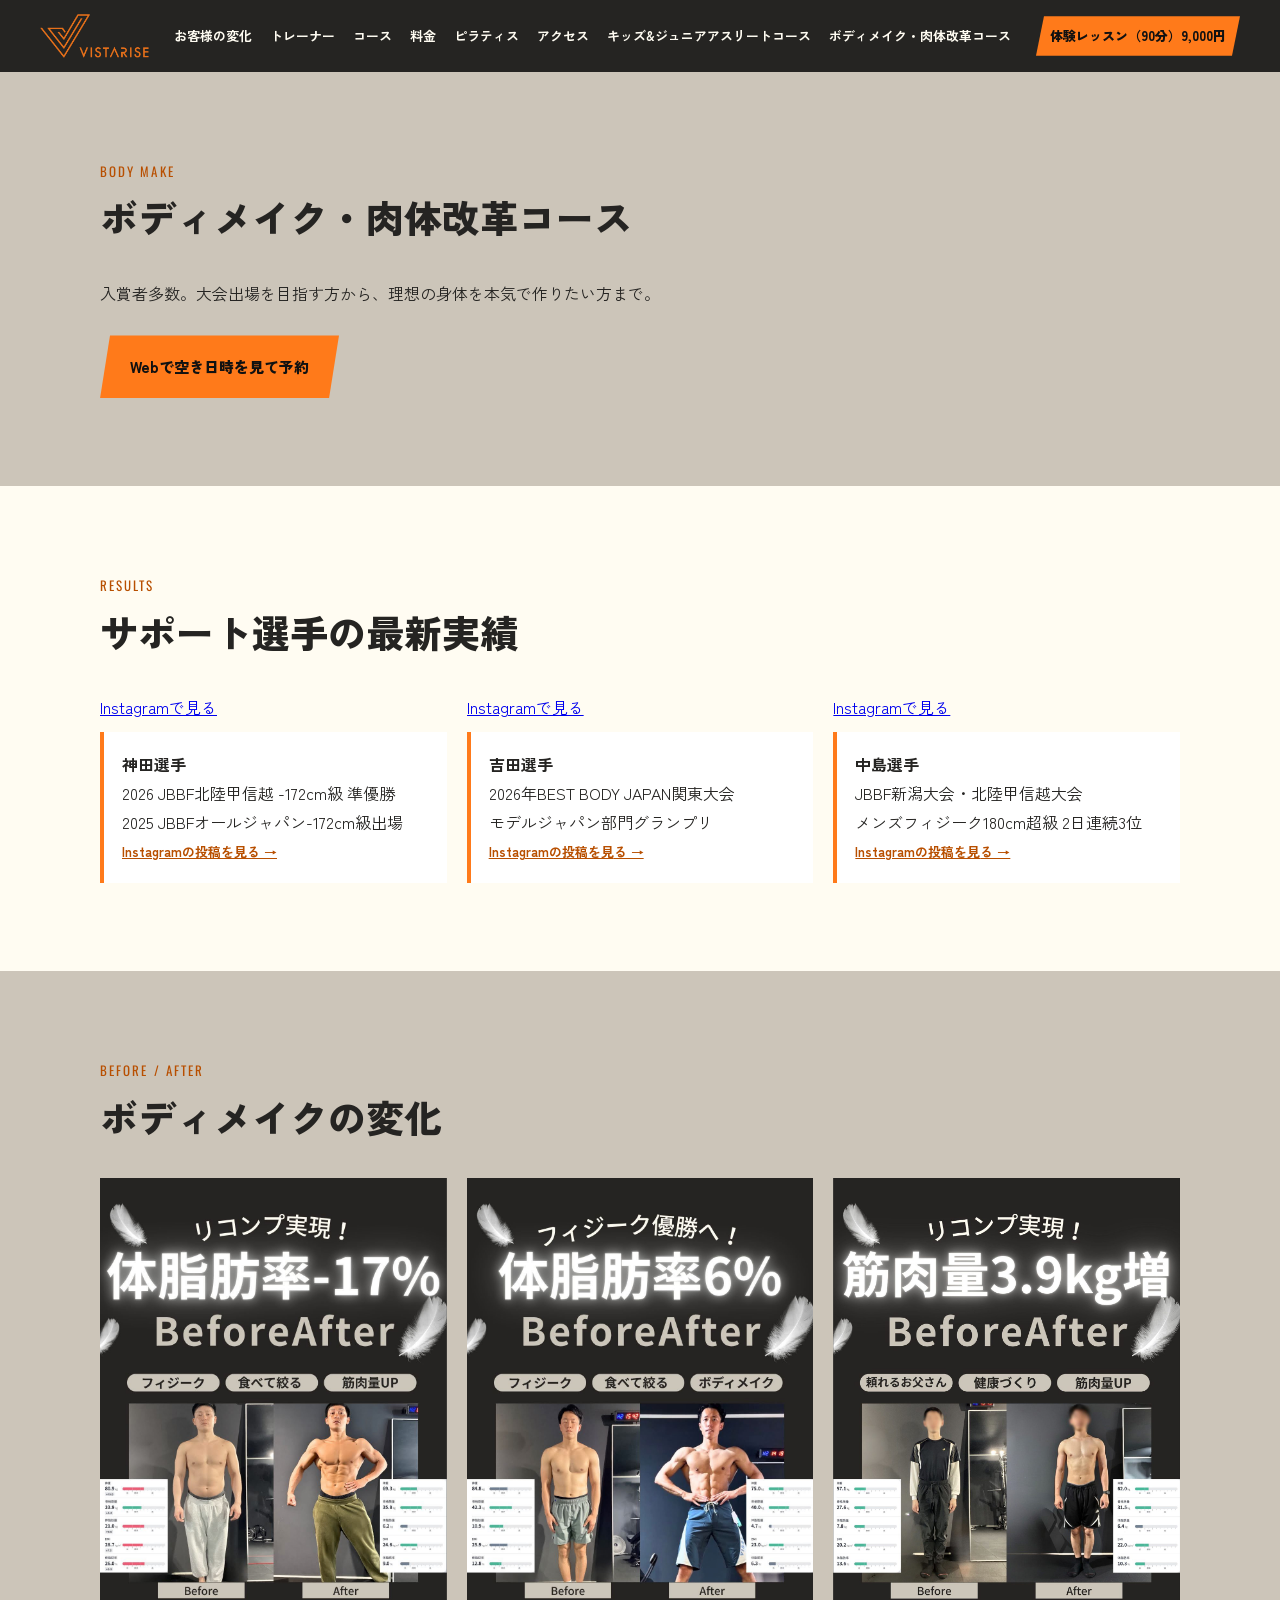
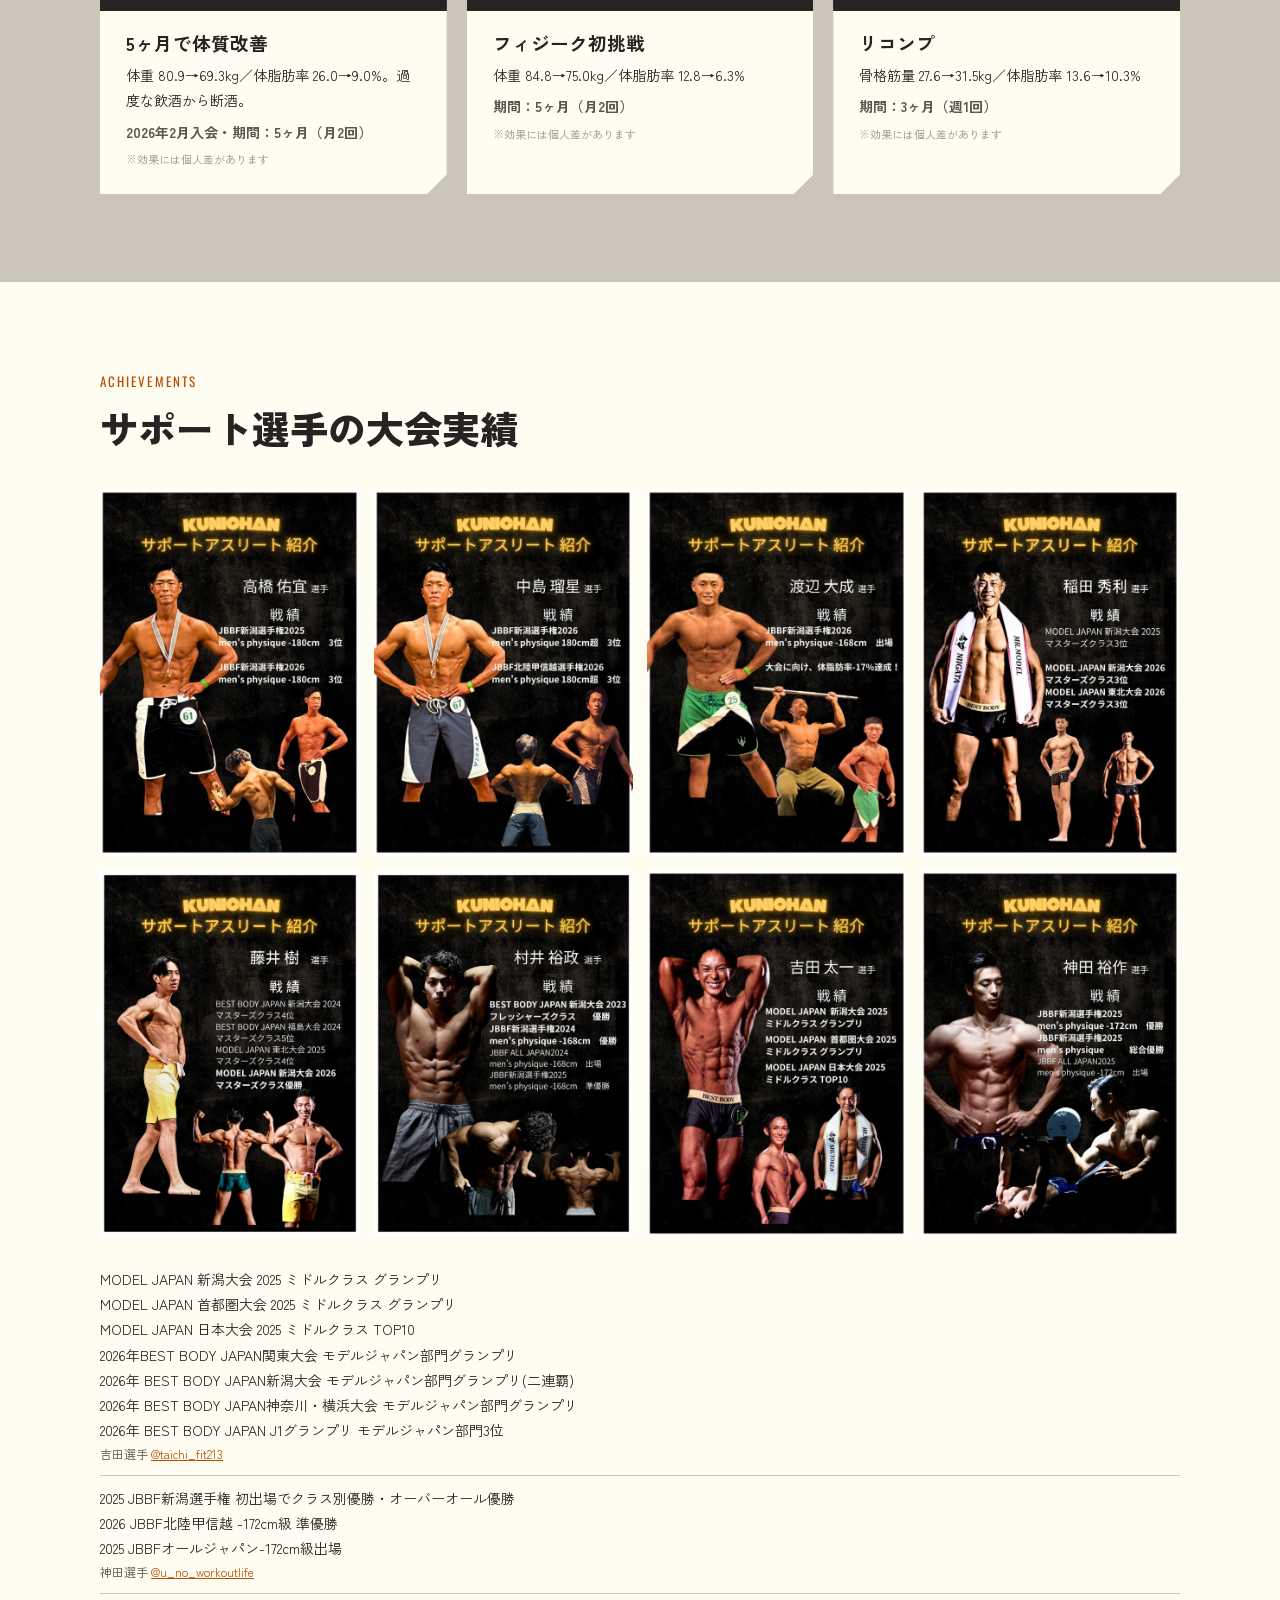
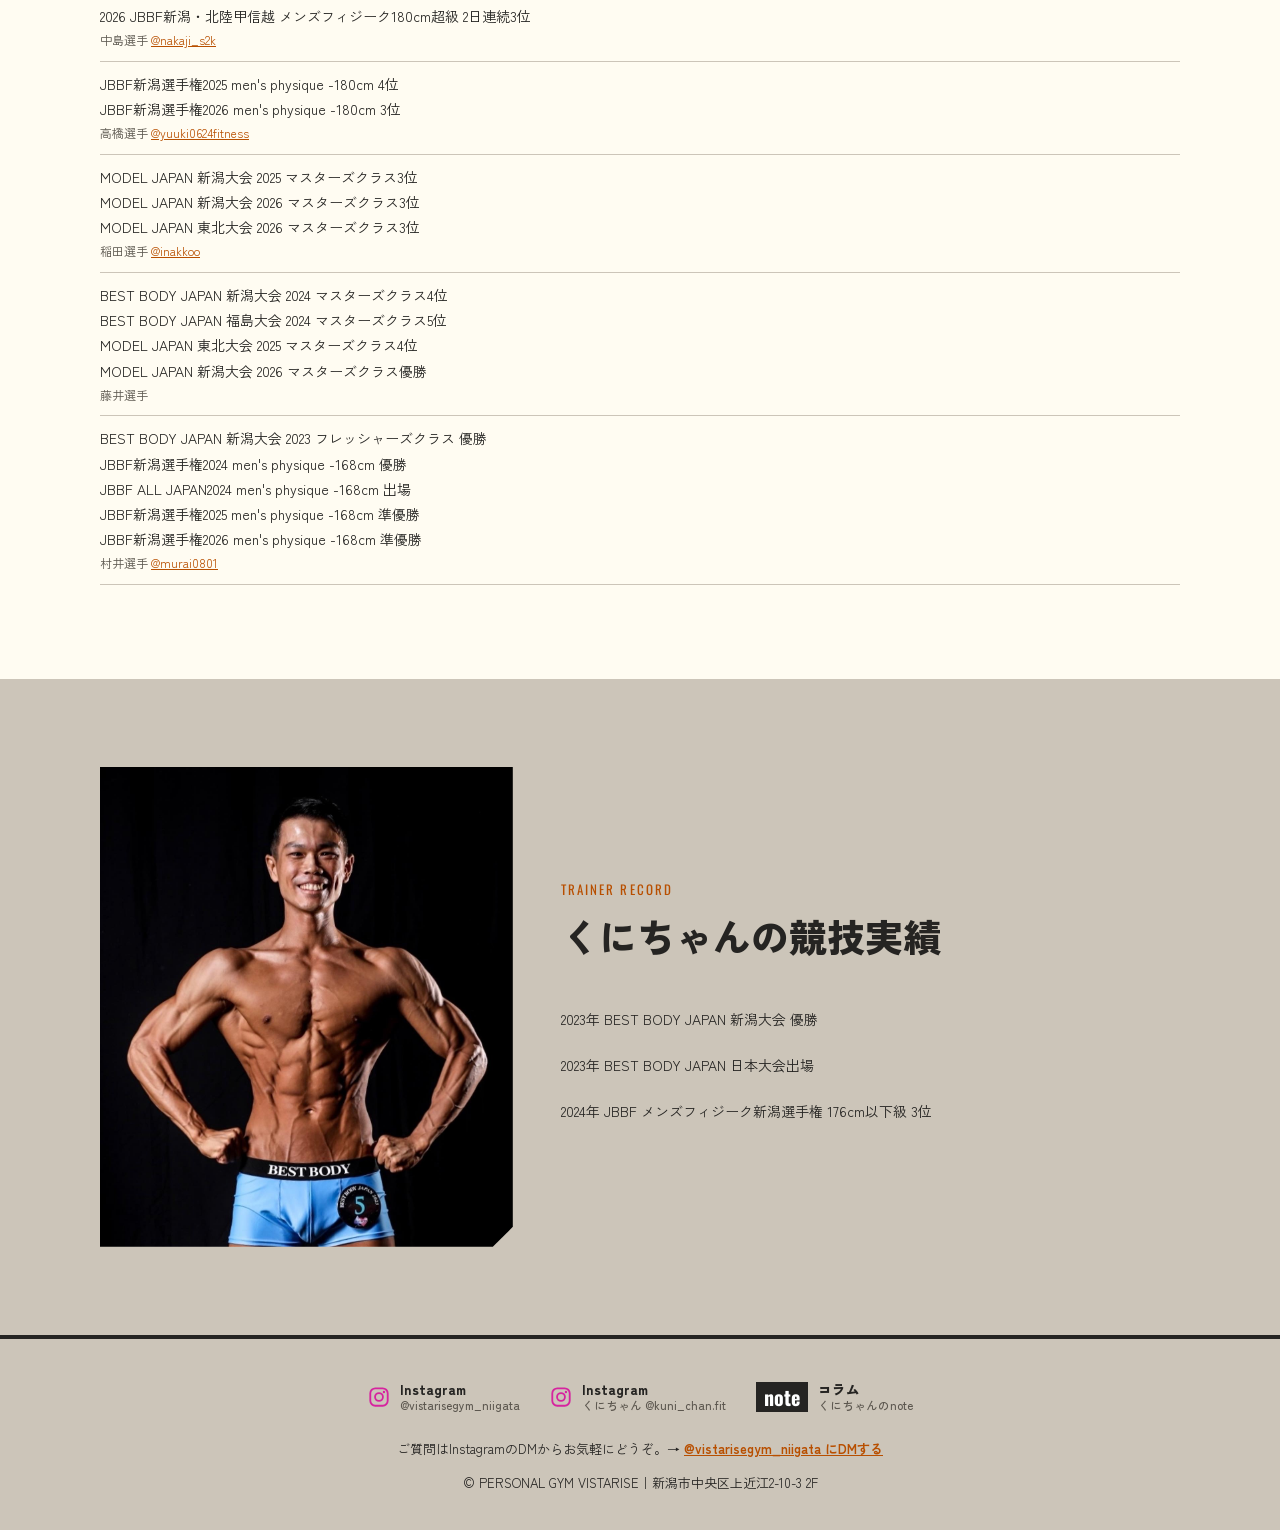
<file: vistarise/bodymake.html>
<!doctype html><html lang="ja"><head><meta charset="utf-8"><meta name="viewport" content="width=device-width,initial-scale=1"><title>ボディメイク・肉体改革コース｜新潟市のパーソナルジム VISTARISE ダイエット・大会対策</title><meta name="description" content="新潟市中央区のパーソナルジムVISTARISEのボディメイク・肉体改革コース。入賞者多数。ダイエットから大会対策まで、BBJ・JBBFのサポート実績多数。"><meta name="robots" content="noindex,nofollow"><!-- テストページ用。本番（STUDIO）では入れない --><meta property="og:type" content="article"><meta property="og:site_name" content="VISTARISE"><meta property="og:title" content="ボディメイク・肉体改革コース｜新潟市のパーソナルジム VISTARISE ダイエット・大会対策"><meta property="og:description" content="新潟市中央区のパーソナルジムVISTARISEのボディメイク・肉体改革コース。入賞者多数。ダイエットから大会対策まで、BBJ・JBBFのサポート実績多数。"><meta property="og:url" content="https://honbo-teruki.github.io/client-previews/vistarise/bodymake.html"><meta property="og:image" content="https://honbo-teruki.github.io/client-previews/vistarise/img/ogp.jpg"><meta property="og:image:width" content="1200"><meta property="og:image:height" content="630"><meta name="twitter:card" content="summary_large_image"><link rel="icon" href="img/favicon.ico" sizes="any"><link rel="icon" type="image/png" href="img/favicon-48.png"><link rel="apple-touch-icon" href="img/apple-touch-icon.png">
<link href="https://fonts.googleapis.com/css2?family=Zen+Kaku+Gothic+New:wght@500;700;900&family=Oswald:wght@500;700&display=swap" rel="stylesheet"><link rel="stylesheet" href="style.css?v=20261126j"></head><body>
<header><a href="index.html"><img src="img/logo-wide.png" alt="VISTARISE"></a><nav id="gnav" aria-label="メインメニュー"><a href="index.html#change">お客様の変化</a><a href="index.html#trainer">トレーナー</a><a href="index.html#course">コース</a><a href="index.html#price">料金</a><a href="index.html#pilates">ピラティス</a><a href="index.html#access">アクセス</a><a href="kids.html">キッズ&ジュニアアスリートコース</a><a href="bodymake.html">ボディメイク・肉体改革コース</a></nav><div class="hr"><a class="badge" href="index.html#trial">体験レッスン（90分）9,000円</a><button type="button" class="hb" aria-label="メニューを開く" aria-controls="gnav" aria-expanded="false"><i></i><i></i><i></i></button></div></header>
<section class="dk"><div class="wrap"><div class="en">BODY MAKE</div><h2>ボディメイク・肉体改革コース</h2><p>入賞者多数。大会出場を目指す方から、理想の身体を本気で作りたい方まで。</p><div class="btns"><a class="btn" href="https://calendar.google.com/calendar/u/0/appointments/schedules/AcZssZ2UZTPZ3keaYcjivlSsKAIZawz6atsAWFllS9h6P6SBkstXFeXnDx65rXiY0Zh1uTFeupHoDL39" target="_blank" rel="noopener">Webで空き日時を見て予約</a></div></div></section>
<section><div class="wrap"><div class="en">RESULTS</div><h2>サポート選手の最新実績</h2><div class="igs"><div><blockquote class="instagram-media" data-instgrm-permalink="https://www.instagram.com/p/DbkLMhGAZv4/" data-instgrm-version="14"><a href="https://www.instagram.com/p/DbkLMhGAZv4/" target="_blank">Instagramで見る</a></blockquote><div class="igc"><b>神田選手</b><p>2026 JBBF北陸甲信越 -172cm級 準優勝<br>2025 JBBFオールジャパン<wbr>-172cm級出場</p><a href="https://www.instagram.com/p/DbkLMhGAZv4/" target="_blank" rel="noopener">Instagramの投稿を見<span class="nw">る&nbsp;→</span></a></div></div><div><blockquote class="instagram-media" data-instgrm-permalink="https://www.instagram.com/p/Db5p3E2ga0N/" data-instgrm-version="14"><a href="https://www.instagram.com/p/Db5p3E2ga0N/" target="_blank">Instagramで見る</a></blockquote><div class="igc"><b>吉田選手</b><p>2026年BEST BODY JAPAN関東大会 モデルジャパン部門グランプリ</p><a href="https://www.instagram.com/p/Db5p3E2ga0N/" target="_blank" rel="noopener">Instagramの投稿を見<span class="nw">る&nbsp;→</span></a></div></div><div><blockquote class="instagram-media" data-instgrm-permalink="https://www.instagram.com/p/Dbp190UgUVz/" data-instgrm-version="14"><a href="https://www.instagram.com/p/Dbp190UgUVz/" target="_blank">Instagramで見る</a></blockquote><div class="igc"><b>中島選手</b><p>JBBF新潟大会・北陸甲信越大会 メンズフィジーク180cm超級 2日連続3位</p><a href="https://www.instagram.com/p/Dbp190UgUVz/" target="_blank" rel="noopener">Instagramの投稿を見<span class="nw">る&nbsp;→</span></a></div></div></div></div></section><script async src="https://www.instagram.com/embed.js"></script>
<section class="st"><div class="wrap"><div class="en">BEFORE / AFTER</div><h2>ボディメイクの変化</h2><div class="g3 sc case ba" id="ba">
<div class="card cut"><div class="im"><img src="img/ba-recomp-17pct-v2.jpg" alt="リコンプ実現！体脂肪率-17% ビフォーアフター"></div><h3>5ヶ月で体質改善</h3><p>体重 80.9→69.3kg／体脂肪率 26.0→9.0%。過度な飲酒から断酒。</p><p class="meta">2026年2月入会・<span class="nw">期間：5ヶ月（月2回）</span></p><p class="note">※効果には個人差があります</p></div>
<div class="card cut"><div class="im"><img src="img/ba-physique-6pct-v2.jpg" alt="フィジーク優勝へ！体脂肪率6% ビフォーアフター"></div><h3>フィジーク初挑戦</h3><p>体重 84.8→75.0kg／体脂肪率 12.8→6.3%</p><p class="meta">期間：5ヶ月（月2回）</p><p class="note">※効果には個人差があります</p></div>
<div class="card cut"><div class="im"><img src="img/ba-recomp-muscle39.jpg" alt="リコンプ実現！筋肉量3.9kg増 ビフォーアフター"></div><h3>リコンプ</h3><p>骨格筋量 27.6→31.5kg／体脂肪率 13.6→10.3%</p><p class="meta">期間：3ヶ月（週1回）</p><p class="note">※効果には個人差があります</p></div></div></div></section>
<section><div class="wrap"><div class="en">ACHIEVEMENTS</div><h2>サポート選手の大会実績</h2><div class="g4" id="ach-ph"><div><img src="img/athlete-takahashi-l.jpg" alt="高橋選手 サポートアスリート紹介"></div><div><img src="img/athlete-nakajima-l.jpg" alt="中島選手 サポートアスリート紹介"></div><div><img src="img/athlete-watanabe-l.jpg" alt="渡辺選手 サポートアスリート紹介"></div><div><img src="img/athlete-inada-l.jpg" alt="稲田選手 サポートアスリート紹介"></div><div><img src="img/athlete-fujii-l.jpg?v=20261125" alt="藤井選手 サポートアスリート紹介"></div><div><img src="img/athlete-murai-l.jpg" alt="村井選手 サポートアスリート紹介"></div><div><img src="img/athlete-yoshida-l.jpg" alt="吉田選手 サポートアスリート紹介"></div><div><img src="img/athlete-kanda-l.jpg" alt="神田選手 サポートアスリート紹介"></div></div><ul class="al"><li>MODEL JAPAN 新潟大会 2025 ミドルクラス グランプリ<br>MODEL JAPAN 首都圏大会 2025 ミドルクラス グランプリ<br>MODEL JAPAN 日本大会 2025 ミドルクラス TOP10<br>2026年BEST BODY JAPAN関東大会 モデルジャパン部門グランプリ<br>2026年 BEST BODY JAPAN新潟大会 モデルジャパン部門グランプリ(二連覇)<br>2026年 BEST BODY JAPAN神奈川・横浜大会 モデルジャパン部門グランプリ<br>2026年 BEST BODY JAPAN J1グランプリ モデルジャパン部門3位<span>吉田選手 <a href="https://www.instagram.com/taichi_fit213/" target="_blank">@taichi_fit213</a></span></li><li>2025 JBBF新潟選手権 初出場でクラス別優勝・オーバーオール優勝<br>2026 JBBF北陸甲信越 -172cm級 準優勝<br>2025 JBBFオールジャパン-172cm級出場<span>神田選手 <a href="https://www.instagram.com/u_no_workoutlife/" target="_blank">@u_no_workoutlife</a></span></li><li>2026 JBBF新潟・北陸甲信越 メンズフィジーク180cm超級 2日連続3位<span>中島選手 <a href="https://www.instagram.com/nakaji_s2k/" target="_blank">@nakaji_s2k</a></span></li><li>JBBF新潟選手権2025 men's physique -180cm 4位<br>JBBF新潟選手権2026 men's physique -180cm 3位<span>高橋選手 <a href="https://www.instagram.com/yuuki0624fitness/" target="_blank">@yuuki0624fitness</a></span></li><li>MODEL JAPAN 新潟大会 2025 マスターズクラス3位<br>MODEL JAPAN 新潟大会 2026 マスターズクラス3位<br>MODEL JAPAN 東北大会 2026 マスターズクラス3位<span>稲田選手 <a href="https://www.instagram.com/inakkoo/" target="_blank">@inakkoo</a></span></li><li>BEST BODY JAPAN 新潟大会 2024 マスターズクラス4位<br>BEST BODY JAPAN 福島大会 2024 マスターズクラス5位<br>MODEL JAPAN 東北大会 2025 マスターズクラス4位<br>MODEL JAPAN 新潟大会 2026 マスターズクラス優勝<span>藤井選手</span></li><li>BEST BODY JAPAN 新潟大会 2023 フレッシャーズクラス 優勝<br>JBBF新潟選手権2024 men's physique -168cm 優勝<br>JBBF ALL JAPAN2024 men's physique -168cm 出場<br>JBBF新潟選手権2025 men's physique -168cm 準優勝<br>JBBF新潟選手権2026 men's physique -168cm 準優勝<span>村井選手 <a href="https://www.instagram.com/murai0801/" target="_blank">@murai0801</a></span></li></ul></div></section>
<section class="dk"><div class="wrap tr"><div class="ph cut"><img src="img/kuni-bbj2023.jpg" alt="くにちゃん BEST BODY JAPAN 2023" style="object-position:50% 20%"></div><div><div class="en">TRAINER RECORD</div><h2>くにちゃんの競技実績</h2><ul class="al"><li>2023年 BEST BODY JAPAN 新潟大会 優勝</li><li>2023年 BEST BODY JAPAN 日本大会出場</li><li>2024年 JBBF メンズフィジーク新潟選手権 176cm以下級 3位</li></ul></div></div></section>
<footer><div class="fsns"><a class="fig" href="https://www.instagram.com/vistarisegym_niigata/" target="_blank" rel="noopener"><svg class="igi" viewBox="0 0 24 24" width="22" height="22" aria-hidden="true"><rect x="2.5" y="2.5" width="19" height="19" rx="5.5" fill="none" stroke="currentColor" stroke-width="2"/><circle cx="12" cy="12" r="4.3" fill="none" stroke="currentColor" stroke-width="2"/><circle cx="17.4" cy="6.6" r="1.3" fill="currentColor"/></svg><span>Instagram<small>@vistarisegym_niigata</small></span></a><a class="fig" href="https://www.instagram.com/kuni_chan.fit/" target="_blank" rel="noopener"><svg class="igi" viewBox="0 0 24 24" width="22" height="22" aria-hidden="true"><rect x="2.5" y="2.5" width="19" height="19" rx="5.5" fill="none" stroke="currentColor" stroke-width="2"/><circle cx="12" cy="12" r="4.3" fill="none" stroke="currentColor" stroke-width="2"/><circle cx="17.4" cy="6.6" r="1.3" fill="currentColor"/></svg><span>Instagram<small>くにちゃん @kuni_chan.fit</small></span></a><a class="fnote" href="https://note.com/kuni_chanfit1125" target="_blank" rel="noopener"><b>note</b><span>コラム<small>くにちゃんのnote</small></span></a></div><p>ご質問はInstagramのDMからお気軽にどうぞ。→ <a href="https://ig.me/m/vistarisegym_niigata" target="_blank">@vistarisegym_niigata にDMする</a></p><p style="margin-top:10px">© PERSONAL GYM VISTARISE｜新潟市中央区上近江2-10-3 2F</p></footer>
<a class="spbar" href="https://calendar.google.com/calendar/u/0/appointments/schedules/AcZssZ2UZTPZ3keaYcjivlSsKAIZawz6atsAWFllS9h6P6SBkstXFeXnDx65rXiY0Zh1uTFeupHoDL39" target="_blank" rel="noopener">Webで空き日時を見て予約</a><script src="sp.js?v=20261126h"></script><script src="lb.js"></script></body></html>
</file>
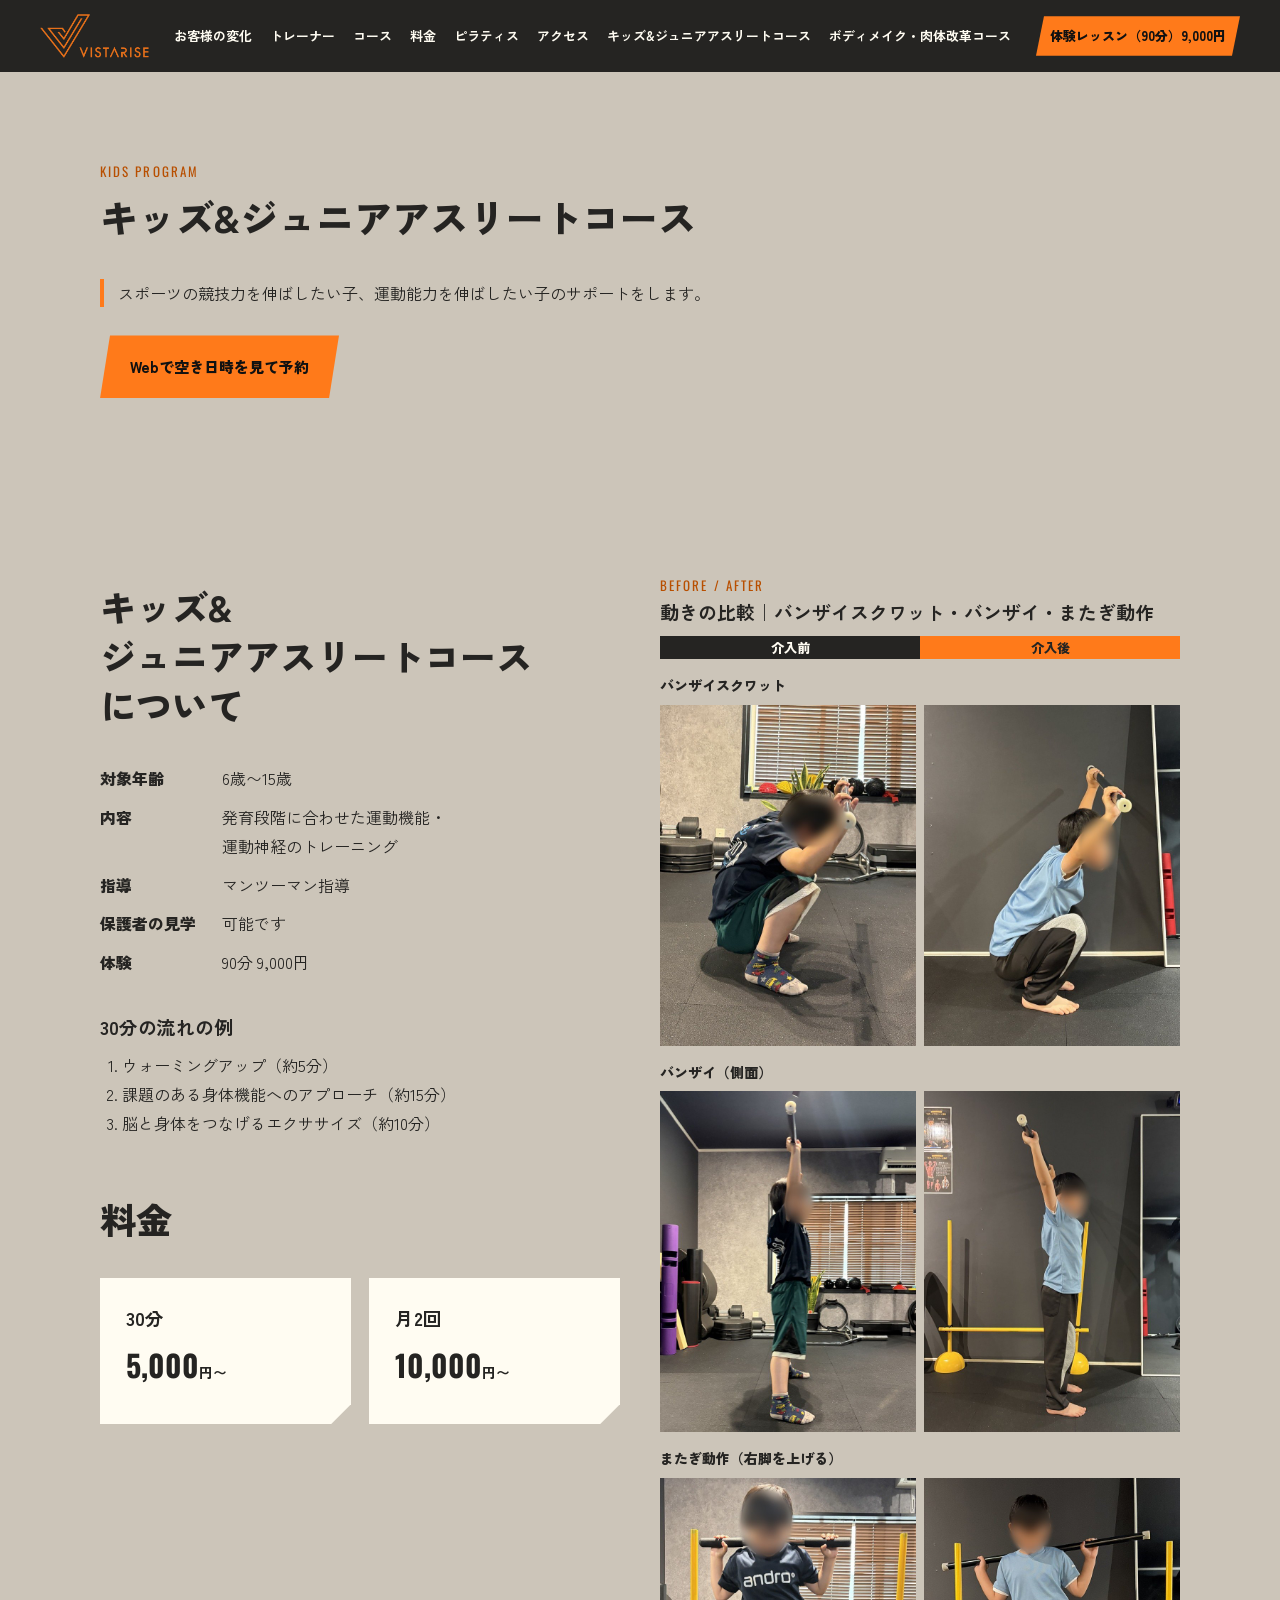
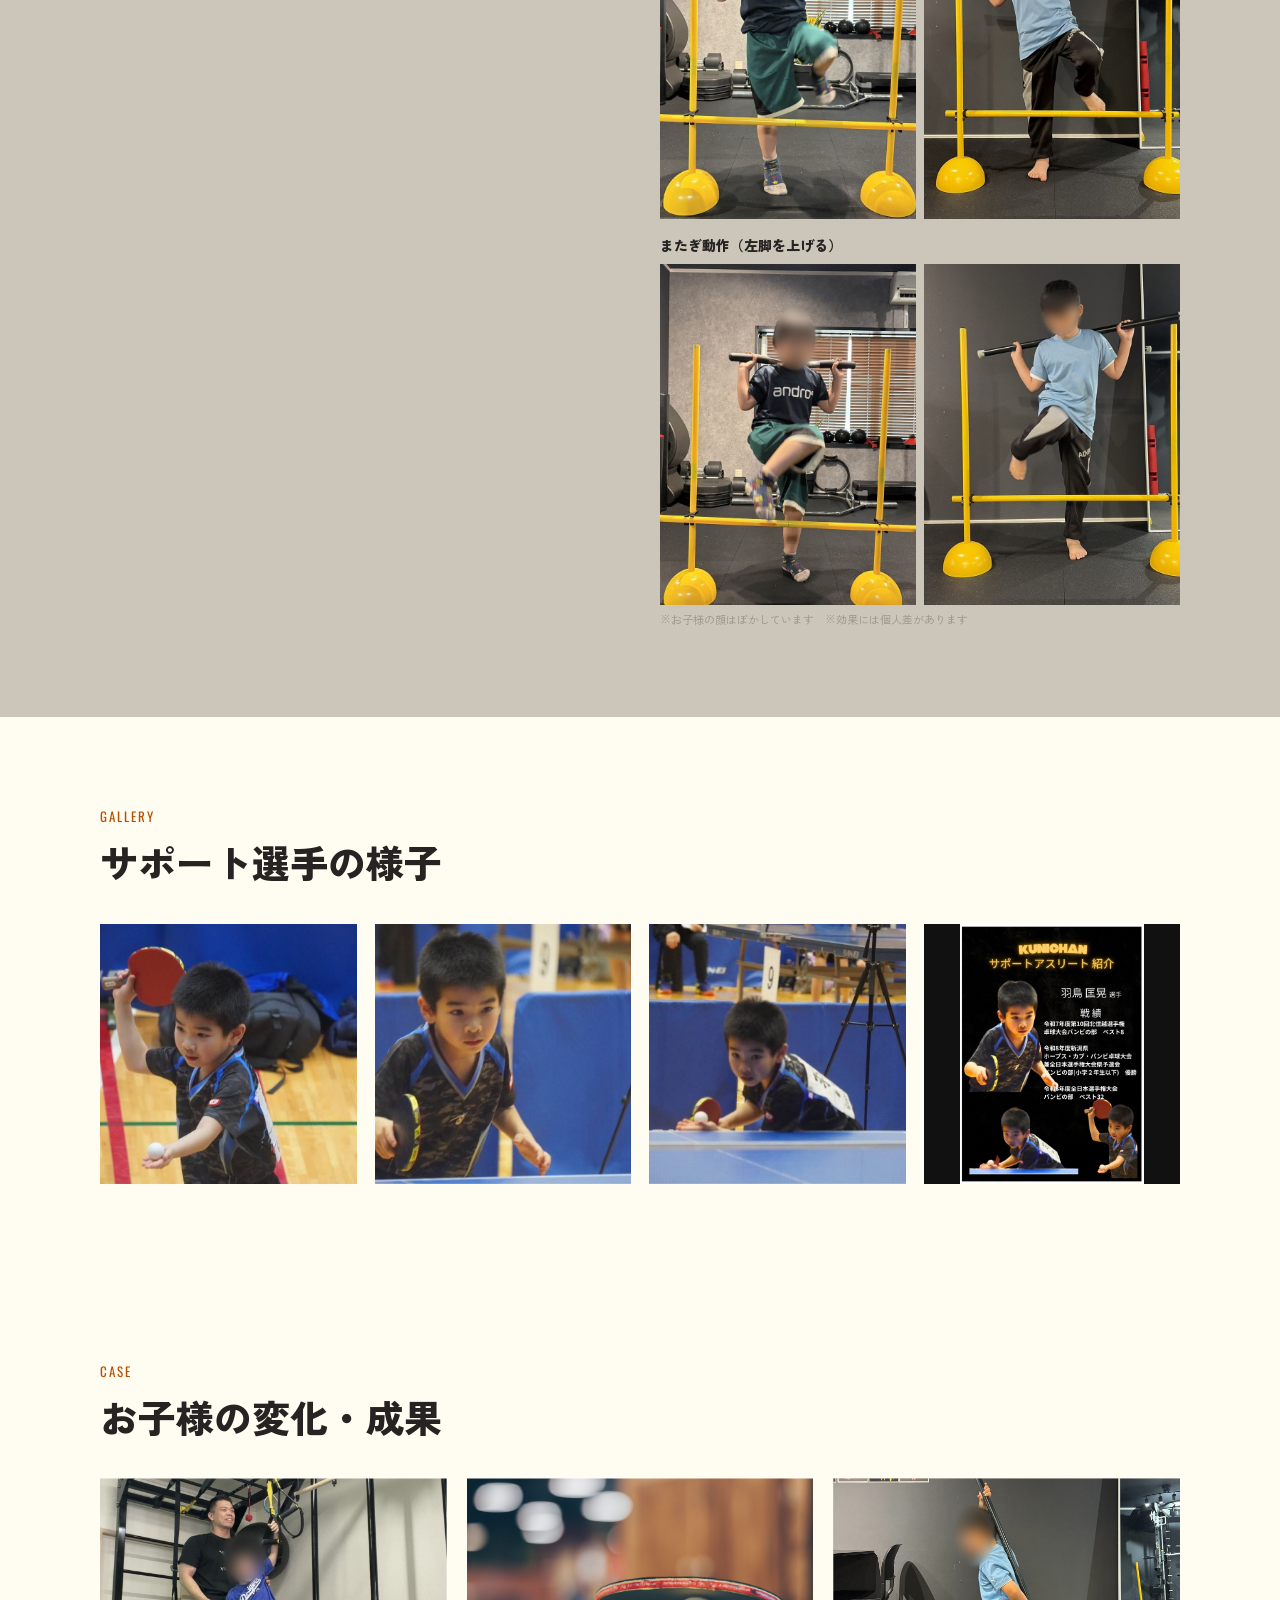
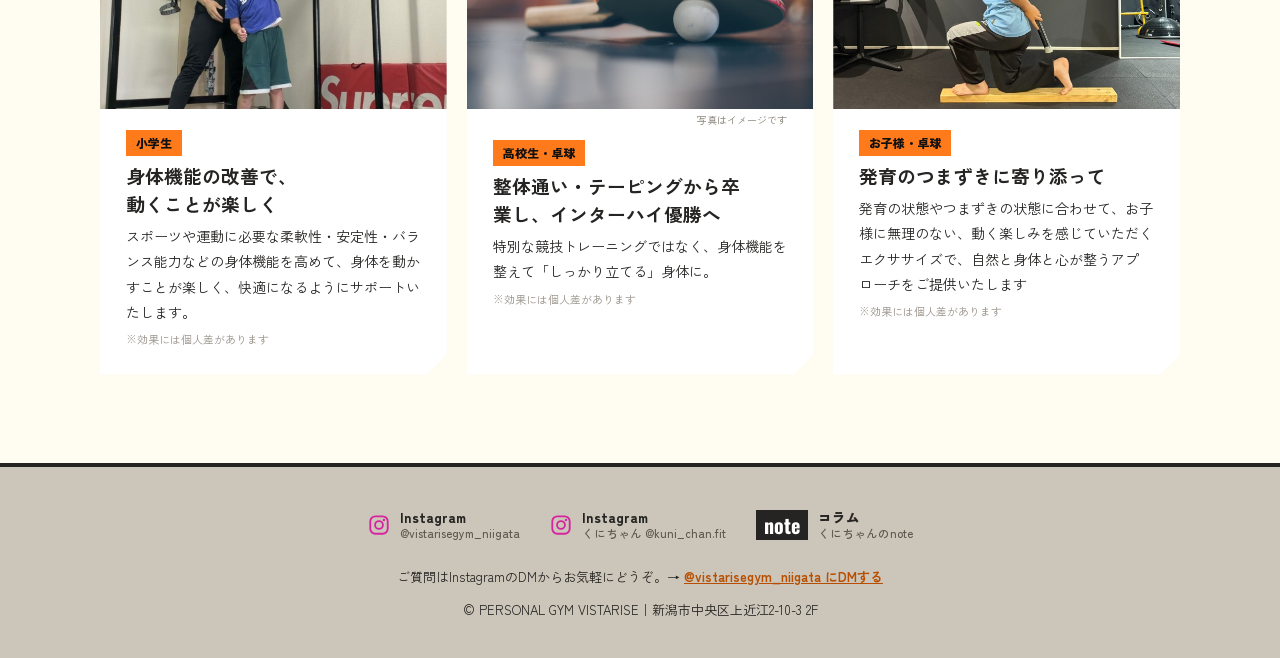
<file: vistarise/kids.html>
<!doctype html><html lang="ja"><head><meta charset="utf-8"><meta name="viewport" content="width=device-width,initial-scale=1"><title>キッズ&ジュニアアスリートコース｜新潟市 子ども 運動｜パーソナルジム VISTARISE</title><meta name="description" content="新潟市中央区のパーソナルジムVISTARISEのキッズ&ジュニアアスリートコース（6歳〜15歳）。スポーツの競技力を伸ばしたい子、運動能力を伸ばしたい子のサポートをします。体験90分9,000円。"><meta name="robots" content="noindex,nofollow"><!-- テストページ用。本番（STUDIO）では入れない --><meta property="og:type" content="article"><meta property="og:site_name" content="VISTARISE"><meta property="og:title" content="キッズ&ジュニアアスリートコース｜新潟市 子ども 運動｜パーソナルジム VISTARISE"><meta property="og:description" content="新潟市中央区のパーソナルジムVISTARISEのキッズ&ジュニアアスリートコース（6歳〜15歳）。スポーツの競技力を伸ばしたい子、運動能力を伸ばしたい子のサポートをします。体験90分9,000円。"><meta property="og:url" content="https://honbo-teruki.github.io/client-previews/vistarise/kids.html"><meta property="og:image" content="https://honbo-teruki.github.io/client-previews/vistarise/img/ogp.jpg"><meta property="og:image:width" content="1200"><meta property="og:image:height" content="630"><meta name="twitter:card" content="summary_large_image"><link rel="icon" href="img/favicon.ico" sizes="any"><link rel="icon" type="image/png" href="img/favicon-48.png"><link rel="apple-touch-icon" href="img/apple-touch-icon.png">
<link href="https://fonts.googleapis.com/css2?family=Zen+Kaku+Gothic+New:wght@500;700;900&family=Oswald:wght@500;700&display=swap" rel="stylesheet"><link rel="stylesheet" href="style.css?v=20261126j"></head><body>
<header><a href="index.html"><img src="img/logo-wide.png" alt="VISTARISE"></a><nav id="gnav" aria-label="メインメニュー"><a href="index.html#change">お客様の変化</a><a href="index.html#trainer">トレーナー</a><a href="index.html#course">コース</a><a href="index.html#price">料金</a><a href="index.html#pilates">ピラティス</a><a href="index.html#access">アクセス</a><a href="kids.html">キッズ&ジュニアアスリートコース</a><a href="bodymake.html">ボディメイク・肉体改革コース</a></nav><div class="hr"><a class="badge" href="index.html#trial">体験レッスン（90分）9,000円</a><button type="button" class="hb" aria-label="メニューを開く" aria-controls="gnav" aria-expanded="false"><i></i><i></i><i></i></button></div></header>
<section class="dk"><div class="wrap"><div class="en">KIDS PROGRAM</div><h2>キッズ&ジュニアアスリートコース</h2><p class="sub" style="border-left:4px solid var(--g);padding-left:14px">スポーツの競技力を伸ばしたい子、運動能力を伸ばしたい子の<span class="nw">サポートをします。</span></p><div class="btns"><a class="btn" href="https://calendar.google.com/calendar/u/0/appointments/schedules/AcZssZ2UZTPZ3keaYcjivlSsKAIZawz6atsAWFllS9h6P6SBkstXFeXnDx65rXiY0Zh1uTFeupHoDL39" target="_blank" rel="noopener">Webで空き日時を見て予約</a></div></div></section>
<section class="st"><div class="wrap kc"><div><h2>キッズ&<wbr>ジュニアアスリートコース<span class="nw">について</span></h2><dl><dt>対象年齢</dt><dd>6歳〜15歳</dd><dt>内容</dt><dd>発育段階に合わせた運動機能・運動神経のトレーニング</dd><dt>指導</dt><dd>マンツーマン指導</dd><dt>保護者の見学</dt><dd>可能です</dd><dt>体験</dt><dd>90分 9,000円</dd></dl><h3 style="margin-top:36px">30分の流れの例</h3><ol style="margin:10px 0 0 1.4em"><li>ウォーミングアップ（約5分）</li><li>課題のある身体機能へのアプローチ（約15分）</li><li>脳と身体をつなげるエクササイズ（約10分）</li></ol>
<h2 style="margin-top:56px">料金</h2><div class="g2"><div class="card cut"><h3>30分</h3><div class="price">5,000<small>円〜</small></div></div><div class="card cut"><h3>月2回</h3><div class="price">10,000<small>円〜</small></div></div></div></div><div class="kcimg"><div class="en">BEFORE / AFTER</div><h3 style="margin-bottom:10px">動きの比較｜バンザイスクワット・バンザイ・またぎ動作</h3><div class="lb"><span>介入前</span><span>介入後</span></div><p class="cmp-t">バンザイスクワット</p><div class="cmp"><img src="img/kids-cmp-squat-before.jpg?v=20261125" alt="バンザイスクワット（介入前）"><img src="img/kids-cmp-squat-after.jpg?v=20261125" alt="バンザイスクワット（介入後）"></div><p class="cmp-t">バンザイ（側面）</p><div class="cmp"><img src="img/kids-cmp-side-before.jpg?v=20261125" alt="バンザイ（側面）（介入前）"><img src="img/kids-cmp-side-after.jpg?v=20261125" alt="バンザイ（側面）（介入後）"></div><p class="cmp-t">またぎ動作（右脚を上げる）</p><div class="cmp"><img src="img/kids-cmp-step-right-before.jpg?v=20261125" alt="またぎ動作（右脚を上げる）（介入前）"><img src="img/kids-cmp-step-right-after.jpg?v=20261125" alt="またぎ動作（右脚を上げる）（介入後）"></div><p class="cmp-t">またぎ動作（左脚を上げる）</p><div class="cmp"><img src="img/kids-cmp-step-left-before.jpg?v=20261125" alt="またぎ動作（左脚を上げる）（介入前）"><img src="img/kids-cmp-step-left-after.jpg?v=20261125" alt="またぎ動作（左脚を上げる）（介入後）"></div><p class="note" style="margin-top:6px">※お子様の顔はぼかしています　※効果には個人差があります</p></div></div></section>
<section><div class="wrap"><div class="en">GALLERY</div><h2>サポート選手の様子</h2><div class="g4 kg"><div><img src="img/kids-serve.jpg" alt="卓球 サーブ"></div><div><img src="img/kids-focus.jpg" alt="卓球 試合中"></div><div><img src="img/kids-closeup.jpg" alt="卓球 レシーブ"></div><div><img src="img/kids-athlete-hashima.jpg" alt="サポートアスリート紹介" style="object-fit:contain;background:#111"></div></div></div></section>
<section><div class="wrap"><div class="en">CASE</div><h2>お子様の変化・成果</h2><div class="g3 sc case"><div class="card cut" style="background:#fff"><div class="im"><img src="img/kids-rings-trainer-blur.jpg" alt="キッズ トレーナーと吊り輪のトレーニング" style="object-position:50% 50%"></div><span class="tag">小学生</span><h3>身体機能の改善で、動くことが楽しく</h3><p>スポーツや運動に必要な柔軟性・安定性・バランス能力などの身体機能を高めて、身体を動かすことが楽しく、快適になるようにサポートいたします。</p><p class="note">※効果には個人差があります</p></div><div class="card cut" style="background:#fff"><div class="im"><img src="img/kids-case-tabletennis-image.jpg?v=20261125" alt="卓球のラケットとボール（イメージ）" style="object-position:50% 50%"></div><p class="src">写真はイメージです</p><span class="tag">高校生・卓球</span><h3>整体通い・テーピングから卒業し、インターハイ優勝へ</h3><p>特別な競技トレーニングではなく、身体機能を整えて「しっかり立てる」身体に。</p><p class="note">※効果には個人差があります</p></div><div class="card cut" style="background:#fff"><div class="im"><img src="img/kids-stick-posture-mosaic.jpg" alt="キッズ 棒を使った姿勢づくり" style="object-position:50% 60%"></div><span class="tag">お子様・卓球</span><h3>発育のつまずきに寄り添って</h3><p>発育の状態やつまずきの状態に合わせて、お子様に無理のない、動く楽しみを感じていただくエクササイズで、自然と身体と心が整うアプローチをご提供いたします</p><p class="note">※効果には個人差があります</p></div></div></div></section>
<footer><div class="fsns"><a class="fig" href="https://www.instagram.com/vistarisegym_niigata/" target="_blank" rel="noopener"><svg class="igi" viewBox="0 0 24 24" width="22" height="22" aria-hidden="true"><rect x="2.5" y="2.5" width="19" height="19" rx="5.5" fill="none" stroke="currentColor" stroke-width="2"/><circle cx="12" cy="12" r="4.3" fill="none" stroke="currentColor" stroke-width="2"/><circle cx="17.4" cy="6.6" r="1.3" fill="currentColor"/></svg><span>Instagram<small>@vistarisegym_niigata</small></span></a><a class="fig" href="https://www.instagram.com/kuni_chan.fit/" target="_blank" rel="noopener"><svg class="igi" viewBox="0 0 24 24" width="22" height="22" aria-hidden="true"><rect x="2.5" y="2.5" width="19" height="19" rx="5.5" fill="none" stroke="currentColor" stroke-width="2"/><circle cx="12" cy="12" r="4.3" fill="none" stroke="currentColor" stroke-width="2"/><circle cx="17.4" cy="6.6" r="1.3" fill="currentColor"/></svg><span>Instagram<small>くにちゃん @kuni_chan.fit</small></span></a><a class="fnote" href="https://note.com/kuni_chanfit1125" target="_blank" rel="noopener"><b>note</b><span>コラム<small>くにちゃんのnote</small></span></a></div><p>ご質問はInstagramのDMからお気軽にどうぞ。→ <a href="https://ig.me/m/vistarisegym_niigata" target="_blank">@vistarisegym_niigata にDMする</a></p><p style="margin-top:10px">© PERSONAL GYM VISTARISE｜新潟市中央区上近江2-10-3 2F</p></footer>
<a class="spbar" href="https://calendar.google.com/calendar/u/0/appointments/schedules/AcZssZ2UZTPZ3keaYcjivlSsKAIZawz6atsAWFllS9h6P6SBkstXFeXnDx65rXiY0Zh1uTFeupHoDL39" target="_blank" rel="noopener">Webで空き日時を見て予約</a><script src="sp.js?v=20261126h"></script><script src="lb.js"></script></body></html>
</file>
<file: bonenkai-2026/style.css>
:root{--shu:#e2412b}
*{box-sizing:border-box;margin:0;padding:0}
html,body{height:100%}
html{-webkit-text-size-adjust:100%}
body{
  background:#08162c; color:#fff;
  font-family:"Zen Kaku Gothic New","Hiragino Sans","Noto Sans JP",sans-serif;
  font-weight:500; word-break:keep-all; line-break:strict;
  -webkit-font-smoothing:antialiased;
  display:grid; place-items:center; min-height:100svh; overflow-x:hidden;
}
.nw{white-space:nowrap;display:inline-block}

.backdrop{display:none}

/* 1枚絵のストーリー */
.story{
  position:relative; overflow:hidden; isolation:isolate;
  width:100vw; height:100svh; min-height:560px;
  container-type:size;
}
.photo{
  position:absolute; inset:0; width:100%; height:100%;
  object-fit:cover; object-position:50% 100%; z-index:-2;
}
.shade{
  position:absolute; inset:0; z-index:-1;
  background:linear-gradient(to bottom, rgba(8,22,44,0) 40%, rgba(8,22,44,.34) 50%, rgba(8,22,44,.64) 62%, rgba(8,22,44,.82) 76%, rgba(8,22,44,.9) 100%);
}

.content{
  position:absolute; left:0; right:0; bottom:0;
  padding:0 7cqw calc(6cqh + env(safe-area-inset-bottom));
  display:flex; flex-direction:column;
}

.memo{
  text-shadow:0 1px 3px rgba(0,0,0,.45),0 0 16px rgba(0,0,0,.35);
  font-size:max(12px,3.4cqw); line-height:1.7; font-weight:500;
  color:rgba(255,255,255,.86); letter-spacing:.04em;
}

.title{
  font-family:"Zen Old Mincho","Hiragino Mincho ProN","Noto Serif JP",serif;
  font-weight:900; white-space:nowrap; line-height:1;
  font-size:16.6cqw; letter-spacing:-.01em;
  margin-top:2.6cqh; position:relative;
  text-shadow:0 2px 24px rgba(0,0,0,.25);
}

.when{
  display:flex; align-items:baseline; gap:2.6cqw; margin-top:3.2cqh;
  font-family:"Inter Tight","Inter",sans-serif; font-feature-settings:"tnum" 1;
  white-space:nowrap;
}
.date{font-size:12.6cqw; font-weight:600; letter-spacing:-.035em; line-height:1}
.dow{font-size:3.8cqw; font-weight:700; letter-spacing:.16em; margin-right:1.4cqw}
.time{font-size:6.2cqw; font-weight:500; letter-spacing:-.015em}

.where{
  display:flex; flex-wrap:wrap; align-items:baseline; gap:.2em 3.2cqw;
  margin-top:1.8cqh; padding-top:1.8cqh; border-top:1px solid rgba(255,255,255,.32);
}
.place{font-size:5.4cqw; font-weight:700; letter-spacing:.06em}
.note{font-size:max(11px,3.2cqw); color:rgba(255,255,255,.74)}
.fee{
  display:flex; flex-wrap:wrap; align-items:baseline; gap:.2em 3.2cqw;
  margin-top:1.1cqh; font-size:max(11px,3.2cqw); color:rgba(255,255,255,.74);
}
.fee-label{font-weight:700; color:#fff; letter-spacing:.08em}
.fee-amount{font-family:"Inter Tight","Inter",sans-serif; font-feature-settings:"tnum" 1; font-size:4.6cqw; font-weight:600; color:#fff; letter-spacing:-.01em; margin-right:.15em}

.rsvp{margin-top:3.4cqh}
.btn{
  display:flex; align-items:center; justify-content:center; gap:.6em;
  height:max(48px,13.4cqw); border-radius:999px;
  background:#fff; color:#111; text-decoration:none;
  font-size:max(15px,4.4cqw); font-weight:700; letter-spacing:.12em;
  transition:transform .15s ease, background .15s ease;
}
.btn .arrow{font-family:"Inter Tight",sans-serif; font-weight:600; letter-spacing:0; transition:transform .15s ease}
.btn:hover{background:#f1f1f1}
.btn:hover .arrow{transform:translateX(3px)}
.btn:active{transform:scale(.985)}
.btn:focus-visible{outline:2px solid #fff; outline-offset:3px}
.due{
  margin-top:1.3cqh; text-align:center; font-size:max(12px,3.3cqw);
  color:rgba(255,255,255,.84); letter-spacing:.04em;
}
.due .sep{margin:0 .6em; opacity:.6}
.invite{
  margin-top:.6cqh; text-align:center; font-size:max(10px,3cqw); line-height:1.6;
  color:rgba(255,255,255,.66); letter-spacing:.04em;
}

.host{
  margin-top:2.6cqh; text-align:center; font-size:max(10px,2.8cqw);
  color:rgba(255,255,255,.58); letter-spacing:.12em;
}

/* PC・タブレット：中央に9:16、周りはぼかした写真 */
@media (min-aspect-ratio:3/4) and (min-width:600px){
  .backdrop{
    display:block; position:fixed; inset:-60px; z-index:-1;
    background:url(img/seaside-blur.webp) center/cover no-repeat;
    filter:blur(36px) brightness(.5) saturate(1.15); transform:scale(1.08);
  }
  body{background:#0a1220}
  .story{
    width:auto; height:min(calc(100svh - 64px), 980px); min-height:0;
    aspect-ratio:9/16; border-radius:22px;
    box-shadow:0 30px 80px rgba(0,0,0,.45), 0 0 0 1px rgba(255,255,255,.06);
  }
}
/* 9:16に近い横長めの画面では、写真を少し上へ寄せて顔とメモの間を空ける */
@container (min-aspect-ratio: 53/100){
  .photo{height:121%; inset:auto 0 0 0}
}
</file>
<file: vistarise/style.css>
/* =====================================================================
   VISTARISE テストページ  style.css（11/15 モバイルファーストで組み直し）
   基本＝スマホ1カラム → min-width:768px（タブレット）→ min-width:1024px（PC）
   ===================================================================== */
:root{--cr:#FFFCF2;--st:#CCC5B9;--ink:#252422;--g:#FF7A1A;--gd:#b84f00}
*{box-sizing:border-box;margin:0;padding:0}
html{-webkit-text-size-adjust:100%}
body{font-family:"Zen Kaku Gothic New",sans-serif;color:var(--ink);background:var(--cr);line-height:1.8;word-break:keep-all;overflow-wrap:anywhere}
/* はみ出し防止 */
img,video,iframe,svg,canvas{max-width:100%}
img,video{display:block;height:auto}
img{width:100%;object-fit:cover}
.ph img,.im img,.kg img,#ach-ph img{height:100%}
a{overflow-wrap:anywhere}
.tbl,.table-wrap{max-width:100%;overflow-x:auto;-webkit-overflow-scrolling:touch}table{border-collapse:collapse;min-width:100%}
blockquote.instagram-media,iframe.instagram-media{min-width:0!important;max-width:100%!important}
.nw{white-space:nowrap}.en{font-family:Oswald;letter-spacing:.16em;font-size:13px;color:var(--gd)}

/* ---------- 共通（スマホ基準） ---------- */
.wrap{max-width:1160px;margin:0 auto;padding:0 20px}
section{padding:44px 0}.st{background:var(--st)}.dk{background:var(--st);color:var(--ink)}
h2{font-size:27px;line-height:1.35;font-weight:900;margin:8px 0 18px}h3{line-height:1.5}
h2[style*="margin-top:72px"]{margin-top:44px!important}h2[style*="margin-top:56px"]{margin-top:36px!important}
.cut{clip-path:polygon(0 0,100% 0,100% calc(100% - 20px),calc(100% - 20px) 100%,0 100%)}

/* ヘッダー：スマホ・タブレットはハンバーガー */
header{display:flex;align-items:center;justify-content:space-between;gap:10px;padding:10px 16px;background:var(--ink);position:sticky;top:0;z-index:40}
header>a:first-child{flex:none}
header img{height:34px;width:auto}
header nav{display:none;font-weight:700}
header nav a{color:var(--cr);text-decoration:none}
header nav.open{display:flex;flex-direction:column;position:absolute;top:100%;left:0;right:0;background:var(--ink);padding:8px 20px 14px;max-height:calc(100vh - 60px);overflow-y:auto;box-shadow:0 8px 16px rgba(0,0,0,.25)}
header nav.open a{padding:13px 0;border-bottom:1px solid #444;font-size:15px}
.hr{display:flex;align-items:center;min-width:0}
.badge{background:var(--g);color:#111;font-weight:900;font-size:11px;padding:7px 12px;text-decoration:none;white-space:nowrap;clip-path:polygon(8px 0,100% 0,calc(100% - 8px) 100%,0 100%)}
.hb{display:flex;flex:none;background:none;border:2px solid var(--cr);width:42px;height:38px;flex-direction:column;justify-content:center;align-items:center;gap:5px;cursor:pointer;margin-left:10px}
.hb i{display:block;width:20px;height:2px;background:var(--cr);transition:transform .2s,opacity .2s}
.hb[aria-expanded="true"] i:nth-child(1){transform:translateY(7px) rotate(45deg)}.hb[aria-expanded="true"] i:nth-child(2){opacity:0}.hb[aria-expanded="true"] i:nth-child(3){transform:translateY(-7px) rotate(-45deg)}
@media(max-width:359px){.badge{font-size:10px;padding:6px 9px}header img{height:30px}}

.btn{display:inline-flex;align-items:center;justify-content:center;font-weight:900;padding:18px 30px;text-decoration:none;font-size:15px;background:var(--g);color:#111;clip-path:polygon(10px 0,100% 0,calc(100% - 10px) 100%,0 100%);max-width:100%;text-align:center}
.btn.o{background:transparent;border:2px solid currentColor;color:inherit}
.btns{display:flex;gap:12px;flex-wrap:wrap;margin-top:28px}
.hero .btns,.cta .btns{display:none}

/* ファーストビュー */
.hero{display:grid;grid-template-columns:minmax(0,1fr);gap:20px;align-items:center;padding:24px 0}
.hero h1{font-size:34px;line-height:1.25;font-weight:900;margin:14px 0 18px}.hero h1 b{color:var(--gd)}.hero h1 .nw{display:inline-block}
.hero .sub{font-weight:700;font-size:14px;border-left:4px solid var(--g);padding-left:14px}
.hero .ph{height:300px;position:relative;order:-1}
.hero .ph span{position:absolute;left:0;bottom:0;background:var(--cr);color:var(--ink);font-size:11px;padding:4px 10px}

.worry{display:flex;flex-wrap:wrap;gap:10px;margin-bottom:18px}.worry span{background:var(--cr);padding:6px 12px;font-weight:700;font-size:13px}
.worry+.g3 .card{padding:18px 20px}.worry+.g3 .n{font-size:34px}

/* グリッド：スマホは1カラム */
.g2,.g3,.g4,.tr{display:grid;grid-template-columns:minmax(0,1fr);gap:14px}
.card{background:var(--cr);padding:26px;min-width:0}.st .card{background:var(--cr)}.cr .card{background:#fff}.n{font-family:Oswald;font-size:44px;color:var(--gd);line-height:1}
.card p{font-size:14px;margin-top:6px}.card ul{font-size:14px;margin:10px 0 0 1.2em}

/* 横スクロールのカード列（意図して横に流す部分） */
.sc,.g3.vvm,.g3.course,.igs,#ach-ph,#ach-ph~.al{display:flex!important;overflow-x:auto;scroll-snap-type:x mandatory;margin-right:-20px;padding-right:20px;gap:14px;padding-bottom:6px;-webkit-overflow-scrolling:touch}
.sc>*,.g3.vvm>*,.g3.course>*{flex:0 0 80%;min-width:0;scroll-snap-align:start}

.case .im{background:var(--st);display:flex;align-items:center;justify-content:center;font-size:12px;color:#5c574f;margin:-26px -26px 18px}
.tag{display:inline-block;background:var(--g);color:#111;font-weight:900;font-size:12px;padding:2px 10px;margin-bottom:6px}
.meta{font-size:12px;font-weight:700;margin-top:10px;color:#5c574f}.note{font-size:11px;color:#7a746b}
.star{display:flex;align-items:center;gap:16px;margin:48px 0 20px;flex-wrap:wrap}.star b{font-family:Oswald;font-size:52px;line-height:1}.star em{color:#e0a100;font-style:normal;font-size:22px}.star a{color:var(--gd);font-weight:700;font-size:14px}
.tr .ph{height:320px}
.bdg{display:flex;flex-wrap:wrap;gap:12px;margin:22px 0}.bdg span{display:flex;align-items:center;gap:10px;background:var(--cr);color:var(--ink);border-left:4px solid var(--g);font-weight:900;font-size:13px;padding:10px 12px}.bdg .big{border:2px solid var(--ink);border-left:6px solid var(--g)}.bdg i{font-style:normal;color:var(--gd);font-size:20px}
.course a{text-decoration:none;color:inherit;display:block}.course .im{margin:-26px -26px 18px}.course .go{color:var(--gd);font-weight:900;margin-top:10px;display:block}
.course .im,.case:not(.ba) .im{height:auto!important;aspect-ratio:3/2}
.price{font-family:Oswald;font-size:30px;font-weight:700;margin:6px 0}.price small{font-size:14px;font-family:"Zen Kaku Gothic New"}
.hot{background:var(--cr)!important;border:2px solid var(--ink)}.hot .price{color:var(--gd)}
.flow b{font-family:Oswald;color:var(--gd)}.lead{font-size:17px;font-weight:700;margin-bottom:28px}
.faq details{background:var(--cr);padding:14px 16px;margin-bottom:8px}.faq summary{font-weight:900;cursor:pointer;font-size:14.5px}.faq summary::before{content:"Q. ";color:var(--gd)}.faq p{margin-top:8px;font-size:14px}
.story .im{margin:-26px -26px 16px;height:auto!important;aspect-ratio:419/555;background:#1c1b19}.story .im img{object-fit:contain}.story h3{font-size:17px}
.story>*{flex-basis:80%!important}
.story .im.ig{aspect-ratio:auto!important;background:none;display:block}.story .im.ig blockquote{min-width:0!important;width:100%!important;max-width:none!important;margin:0!important}.story .im.ig img{width:100%;height:auto;display:block}
.story .go{display:inline-block;margin-top:8px;color:var(--gd);font-weight:700;font-size:13px}
.hid details{border:1px solid var(--st);padding:12px 18px}.hid summary{cursor:pointer;font-weight:900;font-size:14px;color:#5c574f;list-style:none}.hid summary::-webkit-details-marker{display:none}.hid summary b{color:var(--gd)}
.ath-mv{margin:26px 0 30px}.ath-mv details{background:#fff}
.al{list-style:none}.al li{border-bottom:1px solid var(--st);padding:10px 0;font-size:14px}.al li span{display:block;font-size:12px;color:#5c574f}.al a{color:var(--gd)}
.note-s a{color:inherit;text-decoration:none;background:#fff;display:block}.note-s img{aspect-ratio:1.91/1;height:auto}.note-s div{padding:12px 16px}.note-s time{font-family:Oswald;font-size:12px}.note-s h3{font-size:14px}
dl{display:grid;grid-template-columns:6em minmax(0,1fr);gap:10px}dt{font-weight:900}
iframe{width:100%;border:0}
#access iframe,.wrap>iframe{height:240px;margin-top:24px}
.cta{text-align:center}.cta .btns{justify-content:center}
footer{background:var(--st);color:var(--ink);border-top:4px solid var(--ink);padding:36px 20px 90px;font-size:13px;text-align:center}footer a{color:var(--gd);font-weight:700}
.spbar{display:block;position:fixed;left:0;right:0;bottom:0;z-index:50;background:var(--g);color:#111;text-align:center;padding:16px 0;font-weight:900;text-decoration:none;padding-bottom:calc(16px + env(safe-area-inset-bottom))}
.fsns{display:flex;justify-content:center;gap:14px;flex-wrap:wrap;margin-bottom:18px}
.fsns a{display:flex;align-items:center;gap:10px;background:#fff;border:1px solid #CCC5B9;padding:10px 18px;text-decoration:none;color:var(--ink)!important;text-align:left}
.fsns a span{display:flex;flex-direction:column;font-weight:900;font-size:14px;line-height:1.3}.fsns small{font-weight:500;font-size:11.5px;color:#5c574f}
.fsns .fig svg{color:#d6249f}.fsns .fnote b{font-family:Oswald,sans-serif;font-size:20px;background:#252422;color:#fff;padding:0 8px;line-height:1.5}
.case p,.case h3,.rv p,.bam .note{word-break:normal;overflow-wrap:break-word;line-break:strict}
.case .src{font-size:10px;color:#8a847a;text-align:right;margin:-14px 0 10px;line-height:1.4}
.tmp{background:#fff3;border:1px dashed currentColor;padding:2px 6px;font-size:11px}

/* 理念 */
.vvm .card h3{margin:8px 0 12px;line-height:1.6;font-size:16px;word-break:normal;line-break:strict}.vvm ul{margin:0;padding-left:1.2em;line-height:1.9}.vvm p{line-height:1.9}
#vvm .card{background:#fff}
.vvm-an{margin-top:28px}.vvm-alt .card{outline:2px dashed var(--g);outline-offset:-2px;background:#fff}.vvm-alt .tag{margin-bottom:4px}

/* 口コミ（スマホ：冒頭だけ＋続きを読む） */
.rv{display:flex;flex-direction:column;gap:8px;font-size:13.5px;line-height:1.85}.rv em{color:#e0a100;font-style:normal;letter-spacing:2px}.rv p{margin:0}.rv>b{margin-top:6px;padding-top:8px;border-top:1px solid #e6e0d4;font-size:14px}
#reviews{align-items:flex-start}
.rvm{display:none}
.rvb{max-height:10.5em;overflow:hidden;-webkit-mask-image:linear-gradient(#000 60%,transparent);mask-image:linear-gradient(#000 60%,transparent)}
.rv-open .rvb{max-height:none;-webkit-mask-image:none;mask-image:none}
.has-rvm .rvm{display:block;align-self:flex-start;background:none;border:1px solid var(--ink);padding:4px 12px;font:700 12.5px "Zen Kaku Gothic New",sans-serif;color:var(--ink);cursor:pointer}

/* お客様の変化・ボディメイク */
#change .case .im{height:auto;aspect-ratio:3/2}
#change .who{font-size:12px;color:#5c574f;margin-top:-4px}
.ba .im{height:auto!important;aspect-ratio:4/5;background:#1c1b19}
.ba .im img{object-fit:contain!important;background:#1c1b19}
.bam{margin-top:36px}.bam h3{font-size:18px;margin-bottom:12px}.bam .card{padding:0;display:block}.bam .card .im{margin:0!important}.bam .note a{color:var(--gd);font-weight:700}

/* 体験の流れ（スマホ：縦に並べて下向きの三角） */
.g4.flow{grid-template-columns:minmax(0,1fr);gap:6px;align-items:stretch}
.flow .card{padding:14px 16px}.flow h3{font-size:15px}.flow p{font-size:13px}
.flow .fa{align-self:center;justify-self:center;width:0;height:0;border-left:9px solid transparent;border-right:9px solid transparent;border-top:11px solid var(--g);border-bottom:0}

/* キッズ */
.kc{display:grid;grid-template-columns:minmax(0,1fr);gap:40px;align-items:start}
.kc .g2{grid-template-columns:1fr 1fr}.kc .g2 .card{padding:18px 16px}.kc .g2 .price{font-size:24px}
.kcimg .lb{display:grid;grid-template-columns:1fr 1fr;text-align:center;font-weight:900;font-size:13px;margin-bottom:2px}.kcimg .lb span:first-child{background:var(--ink);color:var(--cr)}.kcimg .lb span:last-child{background:var(--g)}
.kcimg .cmp-t{font-weight:900;font-size:14px;margin:14px 0 6px}
.kcimg .cmp{display:grid;grid-template-columns:1fr 1fr;gap:8px}.kcimg .cmp img{aspect-ratio:3/4;height:auto;object-fit:cover}
.g4.kg{grid-template-columns:1fr 1fr}
.kg>div{height:180px;overflow:hidden;position:relative}.kg img{object-position:50% 25%}

/* ボディメイク */
.igs blockquote{min-width:0!important;width:100%!important;margin:0!important}
.igs>div{flex:0 0 min(326px,85%);min-width:0;scroll-snap-align:start}
.igc{background:#fff;padding:18px;margin-top:10px;border-left:4px solid var(--g)}.igc a{color:var(--gd);font-weight:700;font-size:13px}
.pl{display:grid;grid-template-columns:minmax(0,1fr);gap:28px;align-items:center}
#ach-ph{margin-bottom:14px}
#ach-ph>*{flex:0 0 62%;scroll-snap-align:start}
#ach-ph>div{height:auto!important;aspect-ratio:1200/1697;background:#111}#ach-ph img{object-fit:contain}
#ach-ph+.confirm-note{margin-bottom:24px}
#ach-ph~.al{list-style:none;align-items:stretch}
#ach-ph~.al li{flex:0 0 80%;scroll-snap-align:start;background:#fff;border:1px solid var(--st);padding:12px 14px;font-size:13px}

/* 拡大表示 */
img.zoomable{cursor:zoom-in}.bam .card.zoom{cursor:zoom-in}
#lb{position:fixed;inset:0;z-index:200;background:rgba(20,19,17,.92);display:none;align-items:center;justify-content:center;padding:56px 8px}
#lb.on{display:flex}#lb figure{margin:0;max-width:100%;max-height:100%;display:flex;flex-direction:column;align-items:center;gap:10px;cursor:zoom-out}
#lb img{width:auto;height:auto;max-width:min(1100px,100%);max-height:calc(100vh - 150px);object-fit:contain;background:#111}
#lb figcaption{color:#FFFCF2;font-size:13px;text-align:center}
#lb button{position:absolute;background:rgba(255,252,242,.12);color:#FFFCF2;border:0;font-size:30px;line-height:1;width:46px;height:46px;cursor:pointer}
#lb .lb-x{top:10px;right:10px}#lb .lb-p{left:8px;bottom:12px}#lb .lb-n{right:8px;bottom:12px}#lb.one .lb-p,#lb.one .lb-n{display:none}
html.lb-lock,html.nav-lock{overflow:hidden}

/* ===== 確認マーク（テスト用・本番では削除） ===== */
.confirm-note{display:flex;gap:8px;align-items:flex-start;margin:10px 0;padding:7px 10px;background:#fff;border:1px solid #d9d2c5;border-left:3px solid #b84f00;font-size:11.5px;line-height:1.6;color:#252422;font-weight:500;max-width:560px;text-align:left;letter-spacing:0;font-family:"Zen Kaku Gothic New",sans-serif;box-shadow:0 1px 3px rgba(37,36,34,.12);scroll-margin-top:96px;white-space:normal;word-break:normal;overflow-wrap:anywhere}
.confirm-note:empty{display:none}
.confirm-note b{flex:none;background:#252422;color:#FFFCF2;font-size:11px;line-height:1.7;padding:0 7px;font-weight:700;white-space:nowrap;font-family:"Zen Kaku Gothic New",sans-serif}
.confirm-note.on-img{position:absolute;left:6px;right:22px;bottom:8px;margin:0;z-index:2}
.confirm-note:target{outline:2px solid #b84f00;outline-offset:2px}
.review-off .confirm-note,.review-off #review-panel,.marks-hidden .confirm-note{display:none!important}
.tr .ph,.course .im,.case .im{position:relative}
#review-panel{position:fixed;left:10px;bottom:68px;z-index:60;font-family:"Zen Kaku Gothic New",sans-serif;font-size:13px}
#review-panel .rp-btn{background:#252422;color:#FFFCF2;border:0;padding:10px 14px;font-weight:700;font-size:13px;cursor:pointer;box-shadow:0 2px 8px rgba(0,0,0,.25);border-left:4px solid #FF7A1A}
#review-panel .rp-box{display:none;position:absolute;left:0;bottom:46px;width:min(380px,calc(100vw - 32px));max-height:64vh;overflow:auto;background:#FFFCF2;border:1px solid #CCC5B9;box-shadow:0 6px 24px rgba(0,0,0,.2);padding:14px}
#review-panel.open .rp-box{display:block}
#review-panel .rp-head{display:flex;justify-content:space-between;align-items:center;gap:8px;margin-bottom:8px}
#review-panel .rp-hide{background:none;border:1px solid #252422;padding:3px 8px;font-size:12px;cursor:pointer}
#review-panel ol{list-style:none;margin:0;padding:0}
#review-panel li{border-top:1px solid #e6e0d4}
#review-panel li a{display:block;padding:8px 0;color:#252422;text-decoration:none;line-height:1.5}
#review-panel li a b{background:#252422;color:#FFFCF2;font-size:11px;padding:0 6px;margin-right:4px}
#review-panel li small{display:block;color:#5c574f;font-size:11.5px;margin-top:2px}
#review-panel p{font-size:11px;color:#7a746b;margin-top:8px}

/* =====================================================================
   タブレット（768px〜）
   ===================================================================== */
@media(min-width:768px){
.wrap{padding:0 32px}
section{padding:64px 0}
h2{font-size:32px;margin-bottom:28px}
h2[style*="margin-top:72px"]{margin-top:60px!important}h2[style*="margin-top:56px"]{margin-top:48px!important}
header{padding:12px 24px}header img{height:40px}.badge{font-size:12px;padding:8px 14px}
.spbar{display:none}footer{padding-bottom:36px}
#review-panel{left:16px;bottom:16px}
.hero .btns,.cta .btns{display:flex}
dl{grid-template-columns:7em minmax(0,1fr)}
.hero{grid-template-columns:.9fr 1.1fr;gap:32px;padding:48px 0}.hero h1{font-size:40px}.hero .ph{height:440px}.hero .sub{font-size:15px}
.worry span{font-size:14px;padding:8px 16px}
.g2{grid-template-columns:repeat(2,minmax(0,1fr));gap:18px}
.g3{grid-template-columns:repeat(3,minmax(0,1fr));gap:16px}
.g4{grid-template-columns:repeat(2,minmax(0,1fr));gap:16px}
.tr{grid-template-columns:.8fr 1.2fr;gap:32px;align-items:center}.tr .ph{height:420px}
.worry+.g3 .card{padding:22px 18px}
/* 横スクロールは、幅の足りない列だけ残す（カードは2枚弱見える幅） */
.sc>*,.g3.vvm>*{flex-basis:46%}
.story>*{flex-basis:46%!important}
#reviews,.note-s,#change .g4.case,.bam-g,.ba,.g3.course{display:grid!important;overflow:visible;margin-right:0;padding-right:0;padding-bottom:0}
.note-s{grid-template-columns:repeat(3,minmax(0,1fr))}
.g3.course{grid-template-columns:repeat(3,minmax(0,1fr))}.course .card{padding:20px}.course .im{margin:-20px -20px 16px}
#change .g4.case{grid-template-columns:repeat(2,minmax(0,1fr))}
.bam-g,.ba{grid-template-columns:repeat(3,minmax(0,1fr))}
.ba .card{padding:20px}.ba .im{margin:-20px -20px 16px}
/* 口コミ：左に名前・評価、右に本文、薄い線で区切る */
#reviews{display:block!important}
#reviews .rv{display:grid;grid-template-columns:150px minmax(0,1fr);column-gap:28px;row-gap:4px;align-items:start;background:transparent;clip-path:none;padding:24px 4px;border-top:1px solid #e3dccf}
#reviews .rv:last-child{border-bottom:1px solid #e3dccf}
#reviews .rv>em{grid-column:1;grid-row:1}
#reviews .rv>b{grid-column:1;grid-row:2;margin:0;padding:0;border:0;font-size:15px}
#reviews .rv{grid-template-rows:auto auto 1fr}
#reviews .rv>.rvc{grid-column:2;grid-row:1/span 3;min-width:0}
#reviews .rv .rvb{max-height:6.6em}
#reviews .rv.rv-open .rvb{max-height:none;-webkit-mask-image:none;mask-image:none}
#reviews .rv .rvm{margin-top:10px}
#reviews .rv>.confirm-note{grid-column:1;grid-row:3;font-size:11.5px}
#reviews .rv .rvb p+p{margin-top:8px}
/* 11/15 16:20 PCもスマホと同じく冒頭だけ＋「続きを読む」 */
/* 体験の流れ：横に並べて右向きの三角 */
.g4.flow{grid-template-columns:minmax(0,1fr) 12px minmax(0,1fr) 12px minmax(0,1fr) 12px minmax(0,1fr);gap:8px}
.flow .fa{border-left:11px solid var(--g);border-top:8px solid transparent;border-bottom:8px solid transparent;border-right:0}
.faq details{padding:16px 20px}
#access iframe,.wrap>iframe{height:300px}
/* キッズ */
.kc{grid-template-columns:repeat(2,minmax(0,1fr));gap:32px}
.g4.kg{grid-template-columns:repeat(4,minmax(0,1fr))}.kg>div{height:200px}
/* ボディメイク */
.pl{grid-template-columns:200px minmax(0,1fr)}
#ach-ph{display:grid!important;grid-template-columns:repeat(4,minmax(0,1fr));overflow:visible;margin-right:0;padding-right:0}
#ach-ph>*{flex:none}
#ach-ph~.al{display:block!important;overflow:visible;margin-right:0;padding-right:0}
#ach-ph~.al li{background:none;border:0;border-bottom:1px solid var(--st);padding:10px 0;font-size:14px}
.igs>div{flex-basis:46%}
/* 拡大表示 */
#lb{padding:48px 56px}#lb img{max-height:calc(100vh - 130px)}#lb .lb-p{left:8px;top:50%;bottom:auto;transform:translateY(-50%)}#lb .lb-n{right:8px;top:50%;bottom:auto;transform:translateY(-50%)}
.confirm-note{font-size:12px}.confirm-note.on-img{left:10px;right:28px;bottom:12px}
}

/* =====================================================================
   PC（1024px〜）
   ===================================================================== */
@media(min-width:1024px){
.wrap{padding:0 40px}
section{padding:88px 0}
h2{font-size:38px;margin-bottom:36px}
h2[style*="margin-top:72px"]{margin-top:72px!important}h2[style*="margin-top:56px"]{margin-top:56px!important}
/* ヘッダー：横並びのメニュー（1024〜1279pxは2段：ロゴ・体験ボタン／メニュー） */
header{flex-wrap:wrap;padding:10px 32px;row-gap:6px}
header img{height:40px}
header nav,header nav.open{display:flex;flex-wrap:wrap;justify-content:center;gap:4px 18px;font-size:13px;position:static;flex-direction:row;background:none;padding:0;max-height:none;overflow:visible;box-shadow:none;order:3;width:100%}
header nav.open a,header nav a{padding:2px 0;border:0;font-size:13px}
header nav a:hover{color:var(--g)}
.hb{display:none}
.badge{font-size:13px;padding:8px 14px}
.hero{gap:48px;padding:64px 0}.hero h1{font-size:50px}.hero .ph{height:500px}.hero .sub{font-size:16px}
.bdg span{font-size:15px;padding:12px 18px}.bdg .big{font-size:18px;padding:16px 22px}.bdg .big.long{font-size:15px}
.g3{gap:20px}
.g4{grid-template-columns:repeat(4,minmax(0,1fr));gap:18px}
.tr{gap:48px}.tr .ph{height:480px}
.worry+.g3 .card{padding:26px}.worry+.g3 .n{font-size:44px}
/* 横スクロールの列もPCではすべて並べる */
.sc,.g3.vvm,.igs{display:grid!important;overflow:visible;margin-right:0;padding-right:0;padding-bottom:0}
.sc>*,.g3.vvm>*,.story>*,.igs>div{flex:none!important}
.g3.vvm,.story,.g3.sc,.igs{grid-template-columns:repeat(3,minmax(0,1fr))}
.g4.sc,#change .g4.case{grid-template-columns:repeat(4,minmax(0,1fr))}
.igs{gap:20px;align-items:start}
.course .card,.ba .card{padding:26px}.course .im,.ba .im{margin:-26px -26px 18px}
#reviews .rv{grid-template-columns:190px minmax(0,1fr);column-gap:40px;padding:26px 4px}
.g4.flow{grid-template-columns:minmax(0,1fr) 14px minmax(0,1fr) 14px minmax(0,1fr) 14px minmax(0,1fr);gap:10px}.flow .card{padding:22px 20px}.flow h3{font-size:16px}.flow p{font-size:14px}
.flow .fa{border-left-width:12px;border-top-width:9px;border-bottom-width:9px}
.faq details{padding:18px 22px;margin-bottom:10px}.faq summary{font-size:16px}
#access iframe,.wrap>iframe{height:320px}
.kc{gap:40px}.kg>div{height:260px}
.kc .g2 .card{padding:26px}.kc .g2 .price{font-size:30px}
.pl{grid-template-columns:240px minmax(0,1fr)}
#ach-ph{gap:14px}
}
/* 広いPC（1280px〜）：ヘッダーを1段に */
@media(min-width:1280px){
header{flex-wrap:nowrap;padding:14px 40px}
header img{height:44px}
header nav,header nav.open{order:0;width:auto;flex-wrap:nowrap;gap:18px}
header nav a,header nav.open a{white-space:nowrap}
.hero h1{font-size:58px}.hero .ph{height:520px}
}
@media(min-width:1440px){header nav,header nav.open{gap:22px}}
/* キッズ「〜について」見出しが2カラムで不自然に折れないよう、幅に合わせて文字サイズを調整 */
@media(min-width:768px){.kc h2{font-size:26px}}
@media(min-width:1024px){.kc h2{font-size:30px}}
@media(min-width:1280px){.kc h2{font-size:36px}}
/* 11/15 実機チェック（15:37） */
.hero{padding-left:20px;padding-right:20px}
@media(min-width:768px){.hero{padding-left:32px;padding-right:32px}}
@media(min-width:1024px){.hero{padding-left:40px;padding-right:40px}}
.hero>div{min-width:0}
.rv-area{margin-top:48px}
.star.star-after{margin:26px 0 0}
.bdg .big{border:0;border-left:4px solid var(--g)}
.pl>div:first-child{overflow:hidden;position:relative}
.pl>div:first-child img{width:100%;height:100%;object-fit:cover}
.pl>div:last-child{position:static;min-width:0}
@media(max-width:767px){#reviews{align-items:flex-start}}
@media(min-width:768px) and (max-width:1023px){.pl{grid-template-columns:minmax(0,1fr)}.pl>div:first-child{height:320px!important}}
/* 11/16 「続きを読む」：黒枠をやめ、目立たない文字リンクに */
.has-rvm .rvm,#reviews .rv .rvm{border:0;background:none;padding:2px 0;margin-top:6px;font:500 12.5px "Zen Kaku Gothic New",sans-serif;color:#6f6a62;text-decoration:underline;text-decoration-color:#CCC5B9;text-underline-offset:4px;letter-spacing:.04em}
.has-rvm .rvm::after{content:"";display:inline-block;width:5px;height:5px;margin-left:7px;border-right:1.5px solid currentColor;border-bottom:1.5px solid currentColor;transform:translateY(-3px) rotate(45deg);transition:transform .2s}
.rv-open .rvm::after{transform:translateY(0) rotate(-135deg)}
.has-rvm .rvm:hover{color:var(--gd);text-decoration-color:currentColor}
.has-rvm .rvm:focus-visible{outline:2px solid var(--g);outline-offset:3px}
/* 11/16 打ち合わせ */
.case .im{position:relative}
.ba-num{position:absolute;right:8px;top:8px;display:flex;flex-direction:column;gap:4px;align-items:flex-end;pointer-events:none}
.ba-num span{background:rgba(37,36,34,.86);color:#fff;font-size:11px;font-weight:700;padding:4px 8px;line-height:1.3;letter-spacing:.02em}
.ba-num b{color:#ffb27a;font-family:Oswald,sans-serif;font-size:15px;margin-left:6px;font-weight:700}
@media(min-width:1024px){.ba-num span{font-size:12px}.ba-num b{font-size:17px}}
.star.star-top{margin:0 0 18px}
.rv-area{margin-top:40px}
.course .eg{list-style:none;margin:10px 0 0;padding:0;display:flex;flex-wrap:wrap;gap:6px}
.course .eg li{font-size:12.5px;font-weight:700;background:var(--cr);border-left:3px solid var(--g);padding:4px 8px;line-height:1.4}
.note-s+.more,.more{margin-top:14px;font-size:14px}.more a{color:var(--gd);font-weight:700}
/* フッターのSNS：白い箱をやめて、背景になじむ文字リンクに */
.fsns{gap:10px 26px}
.fsns a{background:none;border:0;padding:6px 2px}
.fsns a span{font-size:13.5px}
.ba-num{left:50%;right:auto;top:6px;transform:translateX(-50%);flex-direction:row;gap:0;white-space:nowrap}
.ba-num span{font-size:10.5px;padding:3px 8px}.ba-num span+span{border-left:1px solid rgba(255,255,255,.25)}
.ba-num b{font-size:13px;margin-left:4px}
@media(min-width:1024px){.ba-num{top:10px}.ba-num span{font-size:12px;padding:4px 10px}.ba-num b{font-size:16px}}
@media(min-width:768px){#change .g4.case{grid-template-columns:repeat(3,minmax(0,1fr))}}
.ba-num{flex-wrap:wrap;justify-content:center;max-width:96%;white-space:normal}.ba-num span{white-space:nowrap}
/* 体重・体脂肪率は写真のすぐ下の帯に（顔や体に重ならないように） */
.ba-num{position:static;transform:none;max-width:none;display:flex;flex-direction:row;flex-wrap:wrap;justify-content:center;gap:2px 0;background:#1b1b1b;margin:-18px -26px 18px;padding:6px 8px}
.ba-num span{background:none;font-size:11.5px;padding:2px 10px}
.ba-num b{font-size:15px}
@media(min-width:1024px){.ba-num span{font-size:12.5px}.ba-num b{font-size:17px}}
/* 11/16 13:38 ヒーロー：サイドレイズの写真。スマホは写真が上（3:2で2人とも入る）、768px以上は文字が左・写真が右。確認01は写真の下に表示 */
.hero .hero-ph{order:-1;min-width:0}
.hero .ph{height:auto;aspect-ratio:3/2;order:0}
@media(min-width:768px){.hero{grid-template-columns:1fr 1.1fr}.hero .hero-ph{order:1}.hero .ph{height:auto;aspect-ratio:4/3}}
@media(min-width:1024px){.hero .ph{aspect-ratio:3/2}}
/* 11/16 口コミのイラスト（Canvaのデザインから。男性・男性・女性） */
.rv>b.rv-who{display:flex;align-items:center;gap:10px}
.rv .rv-av{width:44px;height:44px;border-radius:50%;flex:none;object-fit:cover}
/* 11/16 14:55 40代女性のビフォーアフター：T.K様・S.W様と同じ3:2の枠に2枚を並べ、数値は写真の中に重ねる */
#change .case .im.ba2{display:grid;grid-template-columns:1fr 1fr;gap:2px;background:#1c1b19;align-items:stretch;justify-content:stretch;overflow:hidden}
.ba2 figure{margin:0;position:relative;min-width:0;overflow:hidden}
.ba2 figure img{width:100%;height:100%;object-fit:cover;object-position:50% 35%;display:block}
.ba2 .lbl{position:absolute;top:8px;left:8px;background:var(--g);color:#fff;font:700 12px/1 Oswald,sans-serif;letter-spacing:.06em;padding:5px 8px;pointer-events:none}
.ba2-row{position:absolute;left:0;right:0;bottom:8px;display:grid;grid-template-columns:1fr 1fr;align-items:end;pointer-events:none}
.ba2-l{display:flex;align-items:center;padding-left:6px;min-width:0}
.ba2-r{display:flex;flex-direction:column;align-items:flex-start;gap:4px;padding-left:14px;min-width:0}
.ba2 .chip{background:rgba(28,27,25,.78);color:#fff;font-size:10px;font-weight:700;line-height:1.2;padding:4px 6px;white-space:nowrap;border-radius:2px}
.ba2 .chip b{font-family:Oswald,sans-serif;font-size:13px;color:#ffb27a;margin-left:4px;font-weight:700}
.ba2 .arr{flex:1;min-width:14px;height:2px;background:#ffb27a;position:relative;margin:0 -10px 0 4px;filter:drop-shadow(0 0 2px rgba(0,0,0,.6))}
.ba2 .arr::after{content:"";position:absolute;right:-1px;top:50%;transform:translateY(-50%);border-left:8px solid #ffb27a;border-top:5px solid transparent;border-bottom:5px solid transparent}
@media(min-width:768px){.ba2 .chip{font-size:10.5px}.ba2 .chip b{font-size:14px}.ba2 .lbl{font-size:13px}}
@media(min-width:1280px){.ba2 .chip{font-size:11.5px;padding:5px 8px}.ba2 .chip b{font-size:16px}.ba2 .lbl{font-size:14px;top:10px;left:10px}.ba2-row{bottom:12px}.ba2-l{padding-left:10px}}
/* 11/16 16:56 お客様の変化：本文を3行ほどでたたむ */
#change .case .cfb{max-height:5.6em;font-size:inherit}
#change .case .cfb p{margin:0}#change .case .cfb p+p{margin-top:8px}
#change .case .rv-open .cfb{max-height:none;-webkit-mask-image:none;mask-image:none}
#change .case .card>.rvm{margin:2px 0 10px}

/* ---------- 理念（11/25 参考画像に合わせて：ロゴ＋英字＋縦線＋太字の一文＋補足。カードにしない） ---------- */
.vvm3{display:grid;grid-template-columns:1fr;gap:56px;margin-top:40px;text-align:center}
.vv{display:flex;flex-direction:column;align-items:center;padding:0 8px}
.vv-logo{width:64px!important;height:auto!important;object-fit:contain}
.vv-en{font-family:"Zen Kaku Gothic New",sans-serif;font-weight:500;font-size:26px;letter-spacing:.06em;line-height:1.2;margin-top:22px;color:var(--ink)}
.vv-line{display:block;width:1px;height:28px;background:var(--ink);margin:20px auto 22px}
.vv h3{font-size:18px;font-weight:900;line-height:1.6;margin:0 0 22px;word-break:keep-all;line-break:strict}
.vv p,.vv li{font-size:14px;line-height:2.1;font-weight:400;word-break:keep-all;line-break:strict}
.vv ul{list-style:none;margin:0;padding:0}
.vv ul.dot li::before{content:"・"}
@media (min-width:1024px){
  .vvm3{grid-template-columns:repeat(3,minmax(0,1fr));gap:24px;margin-top:56px}
  .vv-logo{width:72px!important}
  .vv-en{font-size:30px}
  .vv h3{font-size:19px;min-height:3.2em;display:flex;align-items:center;justify-content:center}
}
/* 11/26 22:42 先方：注意書き「※効果には個人差があります」を2段階ほど小さく・薄く（全ページ同じ） */
p.note,.card p.note{font-size:11px;line-height:1.6;color:#9b958c;font-weight:400}
.ph{display:inline-block}
/* 11/26 本番前チェック：1〜2文字・単位だけが次の行に残らないように（Chrome・Safari 26以降。古いブラウザでは今までどおり） */
p,li,dd,summary{text-wrap:pretty}h1,h2,h3{text-wrap:balance}
/* 11/26 本番前チェック：Instagram埋め込みが読み込み中に一瞬はみ出して横スクロールが出るのを防ぐ */
.story .im.ig,.igs>div{overflow:hidden}iframe.instagram-media{width:100%!important}
/* 11/26 本番前チェック：本文は文節で改行（keep-all だけだと長い一続きの文が「子、」だけ残るなどの改行になるため）。理念（.vv）は今までどおり */
p,dd{word-break:auto-phrase;line-break:strict}/* Chrome・Edgeは文節で改行。対応していないブラウザは今までどおり keep-all */
html,body{overflow-x:clip}
</file>
